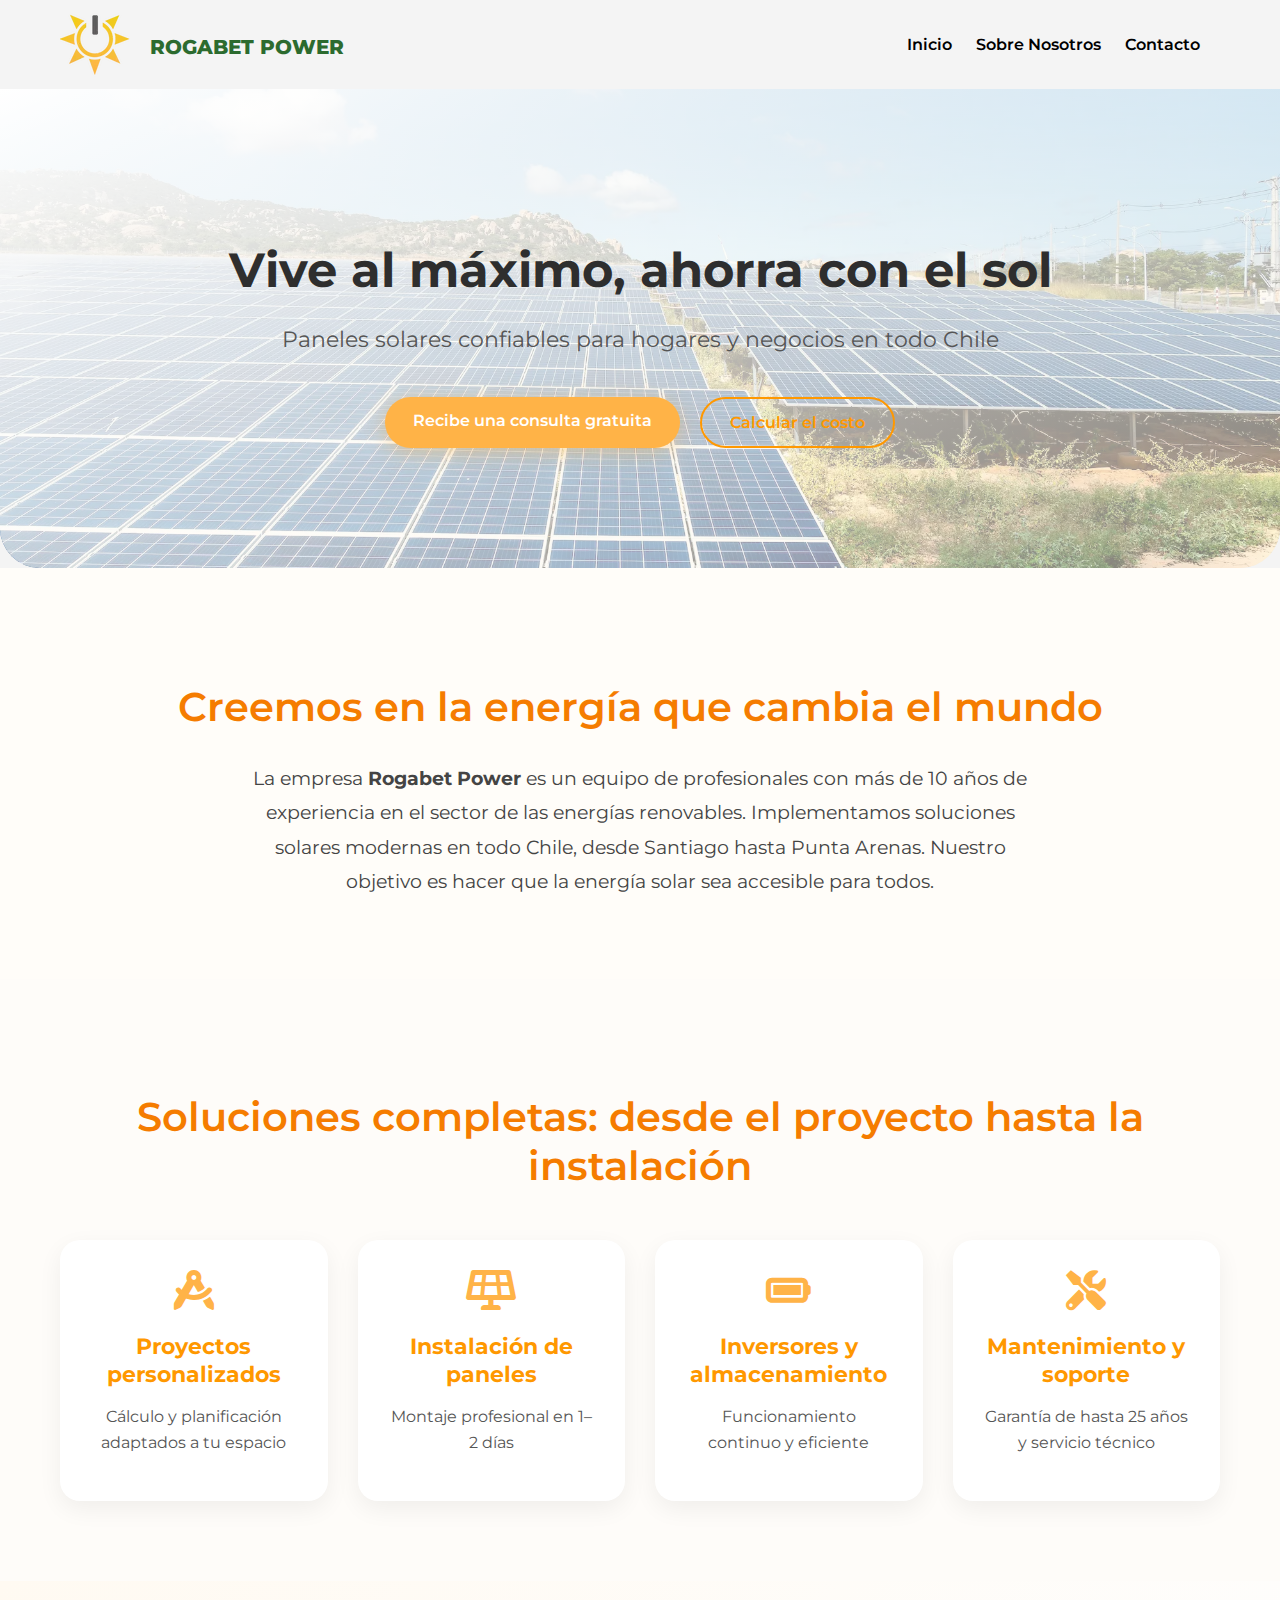
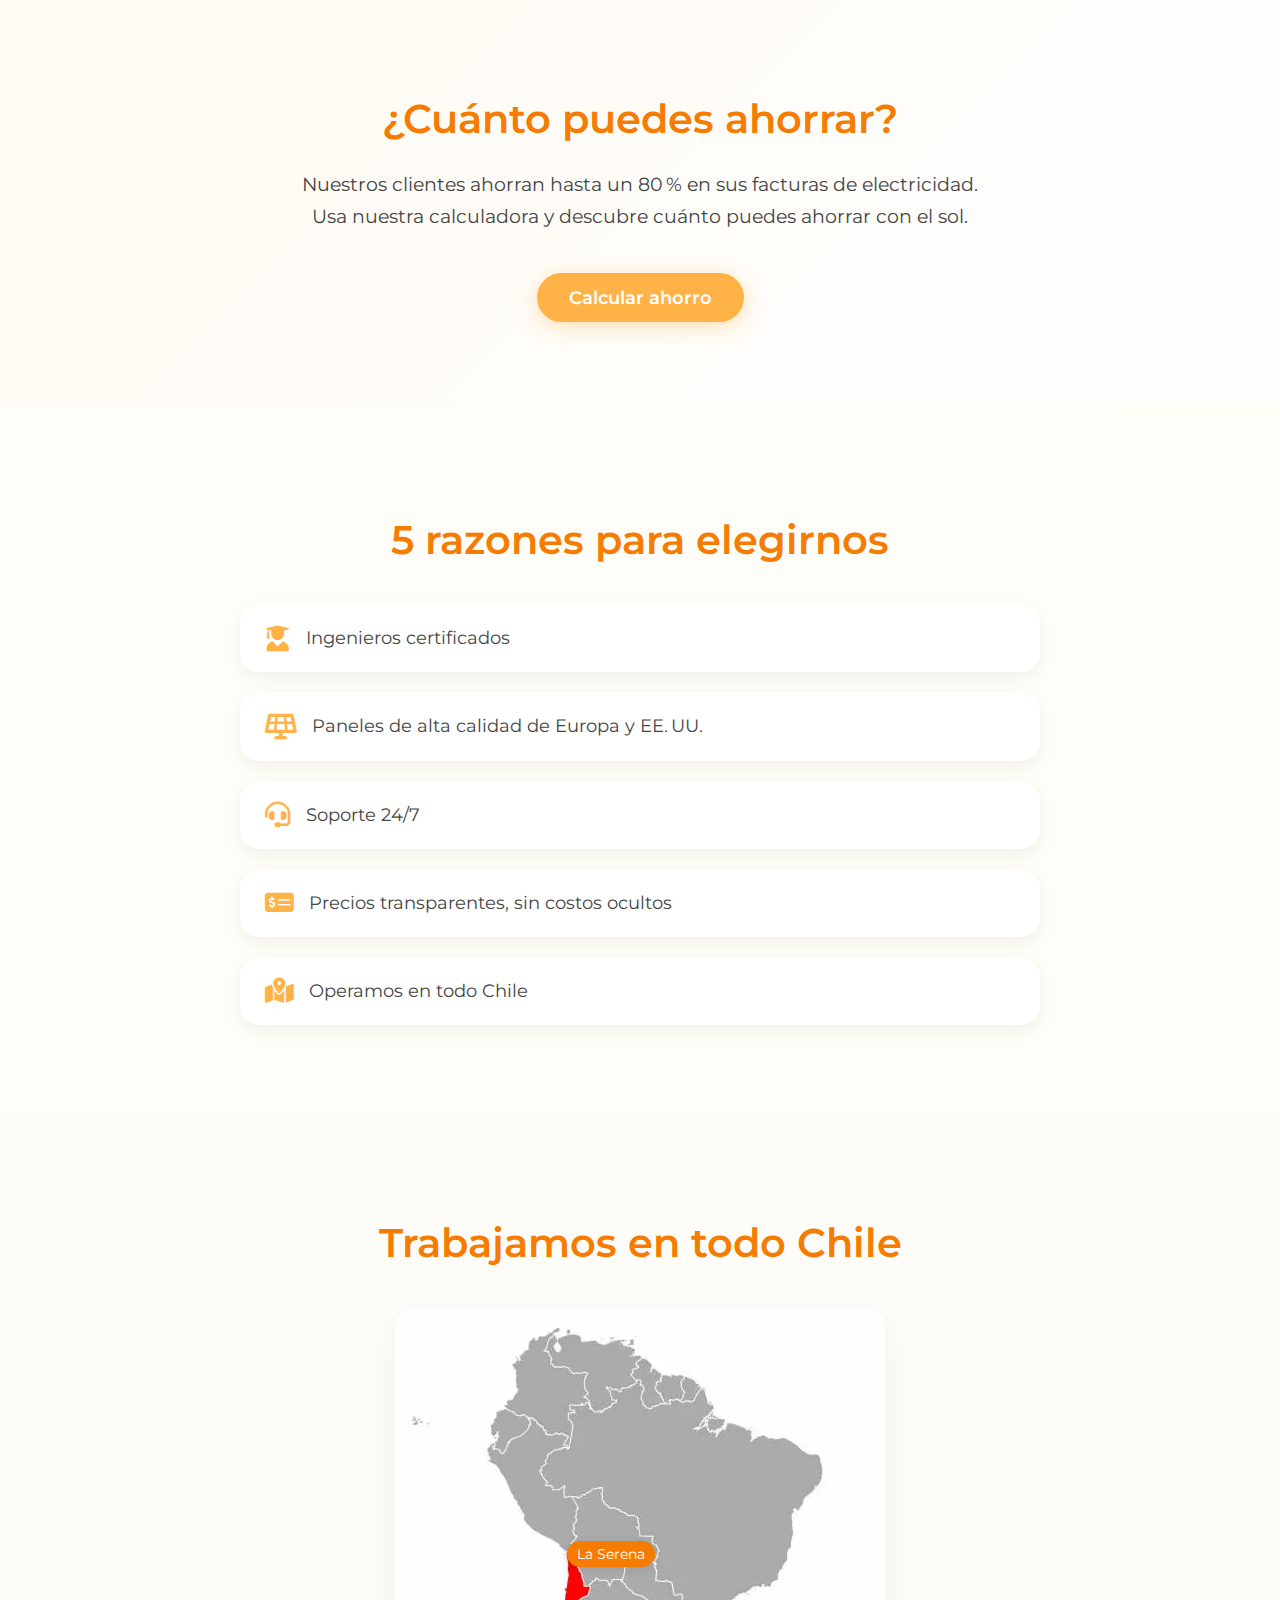
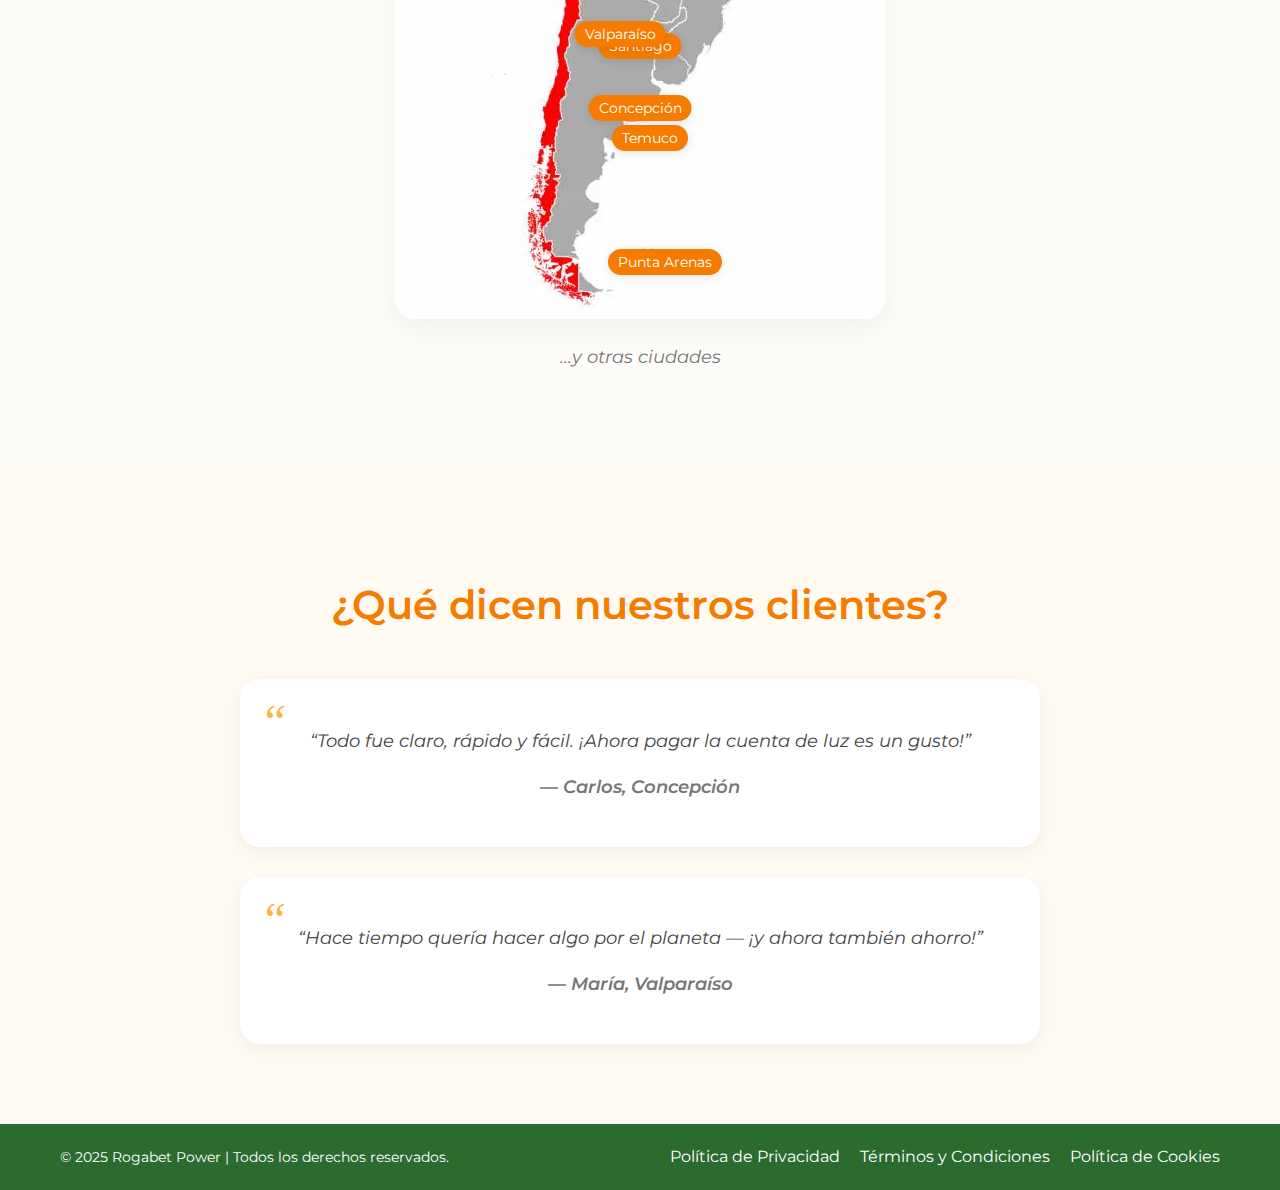
<file: index.html>
<!DOCTYPE html>
<html lang="es">
<head>
  <meta charset="UTF-8" />
  <meta name="viewport" content="width=device-width, initial-scale=1.0" />
  <meta
    name="description"
    content="Rogabet Power en Chile: soluciones solares sostenibles. Descubre cómo nuestras instalaciones de paneles solares ayudan al medio ambiente y reducen costos de energía."
  />
  <meta
    name="keywords"
    content="paneles solares, energía solar, energía renovable, sustentabilidad, Rogabet Power, Chile, energía limpia, instalación de paneles solares, energía ecológica, eficiencia energética"
  />
  <meta name="author" content="Rogabet Power" />
  <title>Rogabet Power - Energía Solar y Sustentabilidad en Chile</title>
  <link rel="stylesheet" href="styles.css" />
  <link rel="shortcut icon" href="./img/fav.webp" type="image/x-icon" />
  <link
    rel="stylesheet"
    href="https://cdnjs.cloudflare.com/ajax/libs/font-awesome/6.0.0-beta3/css/all.min.css"
  />
</head>


  <body>
    <header>
      <div class="container">
        <div class="container-header">
          <div class="logo">
            <a href="/">
              <img src="../img/logo.webp" alt="Logo" class="logo" />
              <p>Rogabet Power</p>
            </a>
          </div>
          <nav>
            <ul>
              <li><a href="/">Inicio</a></li>
              <li><a href="./about-us/">Sobre Nosotros</a></li>
              <li><a href="contact.html">Contacto</a></li>
            </ul>
          </nav>
        </div>
      </div>
    </header>
    <main>
      <section class="hero">
        <div class="overlay"></div>
        <div class="container">
          <h1>Vive al máximo, ahorra con el sol</h1>
          <p class="subtitle">
            Paneles solares confiables para hogares y negocios en todo Chile
          </p>
          <div class="hero-buttons">
            <a href="./contact.html" class="btn primary"
              >Recibe una consulta gratuita</a
            >
            <a href="./contact.html" class="btn secondary">Calcular el costo</a>
          </div>
        </div>
      </section>

      <section class="about">
        <div class="container">
          <h2>Creemos en la energía que cambia el mundo</h2>
          <p>
            La empresa <strong>Rogabet Power</strong> es un equipo de
            profesionales con más de 10 años de experiencia en el sector de las
            energías renovables. Implementamos soluciones solares modernas en
            todo Chile, desde Santiago hasta Punta Arenas. Nuestro objetivo es
            hacer que la energía solar sea accesible para todos.
          </p>
        </div>
      </section>

      <section class="services">
        <div class="container">
          <h2>Soluciones completas: desde el proyecto hasta la instalación</h2>
          <div class="service-cards">
            <div class="card">
              <i class="fas fa-drafting-compass"></i>
              <h3>Proyectos personalizados</h3>
              <p>Cálculo y planificación adaptados a tu espacio</p>
            </div>
            <div class="card">
              <i class="fas fa-solar-panel"></i>
              <h3>Instalación de paneles</h3>
              <p>Montaje profesional en 1–2 días</p>
            </div>
            <div class="card">
              <i class="fas fa-battery-full"></i>
              <h3>Inversores y almacenamiento</h3>
              <p>Funcionamiento continuo y eficiente</p>
            </div>
            <div class="card">
              <i class="fas fa-tools"></i>
              <h3>Mantenimiento y soporte</h3>
              <p>Garantía de hasta 25 años y servicio técnico</p>
            </div>
          </div>
        </div>
      </section>

      <section class="savings">
        <div class="container">
          <h2>¿Cuánto puedes ahorrar?</h2>
          <p class="savings-text">
            Nuestros clientes ahorran hasta un 80 % en sus facturas de
            electricidad.<br />
            Usa nuestra calculadora y descubre cuánto puedes ahorrar con el sol.
          </p>
          <a href="#" class="btn primary">Calcular ahorro</a>
        </div>
      </section>
      <section class="why-us">
        <div class="container">
          <h2>5 razones para elegirnos</h2>
          <ul class="reasons-list">
            <li>
              <i class="fas fa-user-graduate"></i> Ingenieros certificados
            </li>
            <li>
              <i class="fas fa-solar-panel"></i> Paneles de alta calidad de
              Europa y EE. UU.
            </li>
            <li><i class="fas fa-headset"></i> Soporte 24/7</li>
            <li>
              <i class="fas fa-money-check-alt"></i> Precios transparentes, sin
              costos ocultos
            </li>
            <li>
              <i class="fas fa-map-marked-alt"></i> Operamos en todo Chile
            </li>
          </ul>
        </div>
      </section>

      <section class="map-section">
        <div class="container">
          <h2>Trabajamos en todo Chile</h2>
          <div class="map-wrapper">
            <img src="./img/map.webp" alt="Mapa de Chile" class="map-img" />

            <!-- Маркери -->
            <div class="marker santiago">Santiago</div>
            <div class="marker valparaiso">Valparaíso</div>
            <div class="marker la-serena">La Serena</div>
            <div class="marker temuco">Temuco</div>
            <div class="marker concepcion">Concepción</div>
            <div class="marker punta-arenas">Punta Arenas</div>
          </div>
          <p class="map-note">...y otras ciudades</p>
        </div>
      </section>

      <section class="testimonials">
        <div class="container">
          <h2>¿Qué dicen nuestros clientes?</h2>
          <div class="testimonial-cards">
            <div class="testimonial">
              <p class="quote">
                “Todo fue claro, rápido y fácil. ¡Ahora pagar la cuenta de luz
                es un gusto!”
              </p>
              <p class="author">— Carlos, Concepción</p>
            </div>
            <div class="testimonial">
              <p class="quote">
                “Hace tiempo quería hacer algo por el planeta — ¡y ahora también
                ahorro!”
              </p>
              <p class="author">— María, Valparaíso</p>
            </div>
          </div>
        </div>
      </section>
    </main>

    <footer>
      <div class="container">
        <div class="footer-content">
          <p>
            &copy; 2025 Rogabet Power | Todos los derechos reservados.
          </p>
          <ul class="footer-menu">
            <li><a href="/privacy.html">Política de Privacidad</a></li>
            <li><a href="/terms.html">Términos y Condiciones</a></li>
            <li><a href="/cookies.html">Política de Cookies</a></li>
          </ul>
        </div>
      </div>
    </footer>
    <div class="cookie-consent">
      <div class="cookie-content">
        <p>
          Utilizamos cookies para mejorar tu experiencia en nuestro sitio web.
          Al continuar navegando, aceptas el uso de cookies según nuestra
          <a href="/privacy.html">Política de Cookies</a>.
        </p>
        <div class="cookie-buttons">
          <button class="cookie-accept">Aceptar</button>
          <button class="cookie-decline">Rechazar</button>
        </div>
      </div>
    </div>
    <script src="cookies.js"></script>
  </body>
</html>
</file>
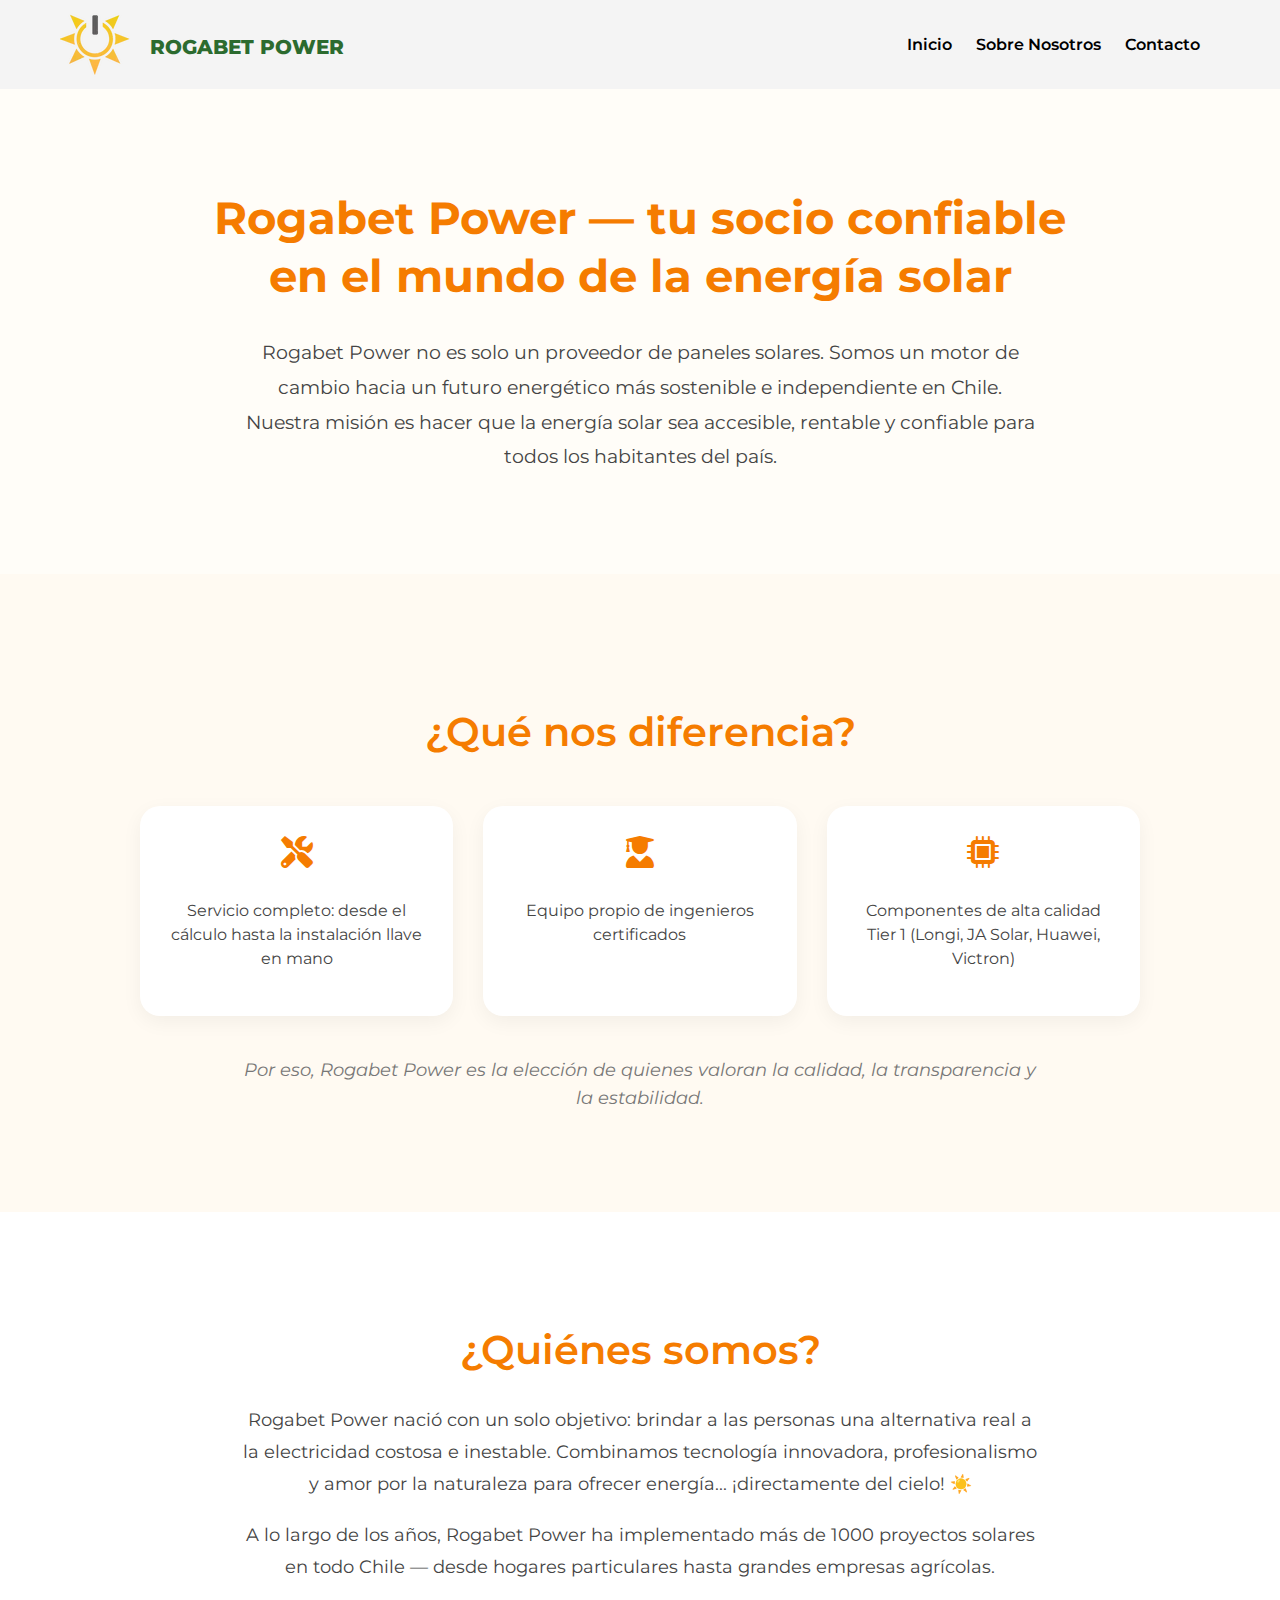
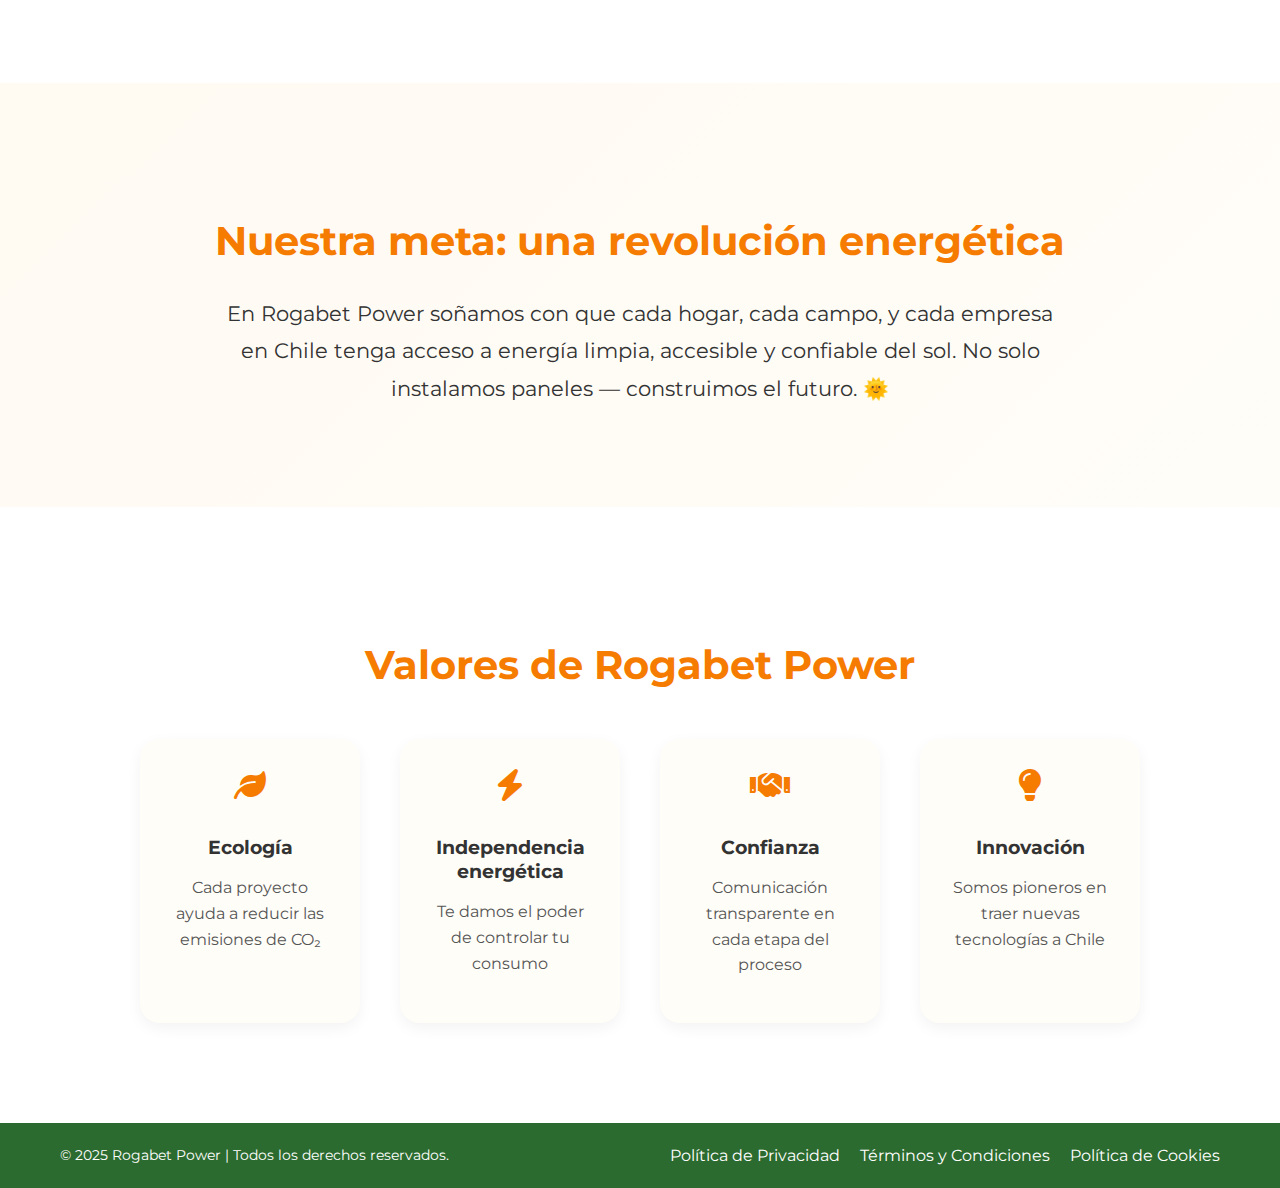
<file: about-us/index.html>
<!DOCTYPE html>
<html lang="es">
<head>
  <meta charset="UTF-8" />
  <meta name="viewport" content="width=device-width, initial-scale=1.0" />
  <meta
    name="description"
    content="Descubre la historia de Rogabet Power y nuestro compromiso con la energía solar sostenible, la innovación y el desarrollo ecológico en Chile."
  />
  <meta
    name="keywords"
    content="sobre nosotros, Rogabet Power, energía solar, sostenibilidad, empresa ecológica, historia, Chile, energía renovable, misión, visión"
  />
  <title>Sobre Nosotros | Rogabet Power - Energía Renovable en Chile</title>
  <link rel="stylesheet" href="../styles.css" />
  <link rel="shortcut icon" href="../img/fav.webp" type="image/x-icon" />
  <link
    rel="stylesheet"
    href="https://cdnjs.cloudflare.com/ajax/libs/font-awesome/6.0.0-beta3/css/all.min.css"
  />
</head>

  <body>
    <header>
      <div class="container">
        <div class="container-header">
          <div class="logo">
            <a href="/">
              <img src="../img/logo.webp" alt="Logo" class="logo" />
              <p>Rogabet Power</p>
            </a>
          </div>
          <nav>
            <ul>
              <li><a href="/">Inicio</a></li>
              <li><a href="../about-us/">Sobre Nosotros</a></li>
              <li><a href="../contact.html">Contacto</a></li>
            </ul>
          </nav>
        </div>
      </div>
    </header>
    <main>
      <section class="about-us">
        <div class="container">
          <h1>
            Rogabet Power — tu socio confiable en el mundo de la energía solar
          </h1>
          <p class="about-text">
            Rogabet Power no es solo un proveedor de paneles solares. Somos un
            motor de cambio hacia un futuro energético más sostenible e
            independiente en Chile. Nuestra misión es hacer que la energía solar
            sea accesible, rentable y confiable para todos los habitantes del
            país.
          </p>
        </div>
      </section>

      <section class="differentiators">
        <div class="container">
          <h2>¿Qué nos diferencia?</h2>
          <div class="features-grid">
            <div class="feature">
              <i class="fa-solid fa-screwdriver-wrench"></i>
              <p>
                Servicio completo: desde el cálculo hasta la instalación llave
                en mano
              </p>
            </div>
            <div class="feature">
              <i class="fa-solid fa-user-graduate"></i>
              <p>Equipo propio de ingenieros certificados</p>
            </div>
            <div class="feature">
              <i class="fa-solid fa-microchip"></i>
              <p>
                Componentes de alta calidad Tier 1 (Longi, JA Solar, Huawei,
                Victron)
              </p>
            </div>
          </div>
          <p class="trust-note">
            Por eso, Rogabet Power es la elección de quienes valoran la calidad,
            la transparencia y la estabilidad.
          </p>
        </div>
      </section>
      <section class="who-we-are">
        <div class="container">
          <h2>¿Quiénes somos?</h2>
          <p class="who-text">
            Rogabet Power nació con un solo objetivo: brindar a las personas una
            alternativa real a la electricidad costosa e inestable. Combinamos
            tecnología innovadora, profesionalismo y amor por la naturaleza para
            ofrecer energía... ¡directamente del cielo! ☀️
          </p>
          <p class="who-text">
            A lo largo de los años, Rogabet Power ha implementado más de 1000
            proyectos solares en todo Chile — desde hogares particulares hasta
            grandes empresas agrícolas.
          </p>
        </div>
      </section>

      <section class="vision">
        <div class="container">
          <h2>Nuestra meta: una revolución energética</h2>
          <p class="vision-text">
            En Rogabet Power soñamos con que cada hogar, cada campo, y cada
            empresa en Chile tenga acceso a energía limpia, accesible y
            confiable del sol. No solo instalamos paneles — construimos el
            futuro. 🌞
          </p>
        </div>
      </section>

      <section class="values">
        <div class="container">
          <h2>Valores de Rogabet Power</h2>
          <div class="values-grid">
            <div class="value-card">
              <i class="fa-solid fa-leaf"></i>
              <h3>Ecología</h3>
              <p>Cada proyecto ayuda a reducir las emisiones de CO₂</p>
            </div>
            <div class="value-card">
              <i class="fa-solid fa-bolt"></i>
              <h3>Independencia energética</h3>
              <p>Te damos el poder de controlar tu consumo</p>
            </div>
            <div class="value-card">
              <i class="fa-solid fa-handshake"></i>
              <h3>Confianza</h3>
              <p>Comunicación transparente en cada etapa del proceso</p>
            </div>
            <div class="value-card">
              <i class="fa-solid fa-lightbulb"></i>
              <h3>Innovación</h3>
              <p>Somos pioneros en traer nuevas tecnologías a Chile</p>
            </div>
          </div>
        </div>
      </section>
    </main>
    <footer>
      <div class="container">
        <div class="footer-content">
          <p>&copy; 2025 Rogabet Power | Todos los derechos reservados.</p>
          <ul class="footer-menu">
            <li><a href="/privacy.html">Política de Privacidad</a></li>
            <li><a href="/terms.html">Términos y Condiciones</a></li>
            <li><a href="/cookies.html">Política de Cookies</a></li>
          </ul>
        </div>
      </div>
    </footer>
  </body>
</html>
</file>
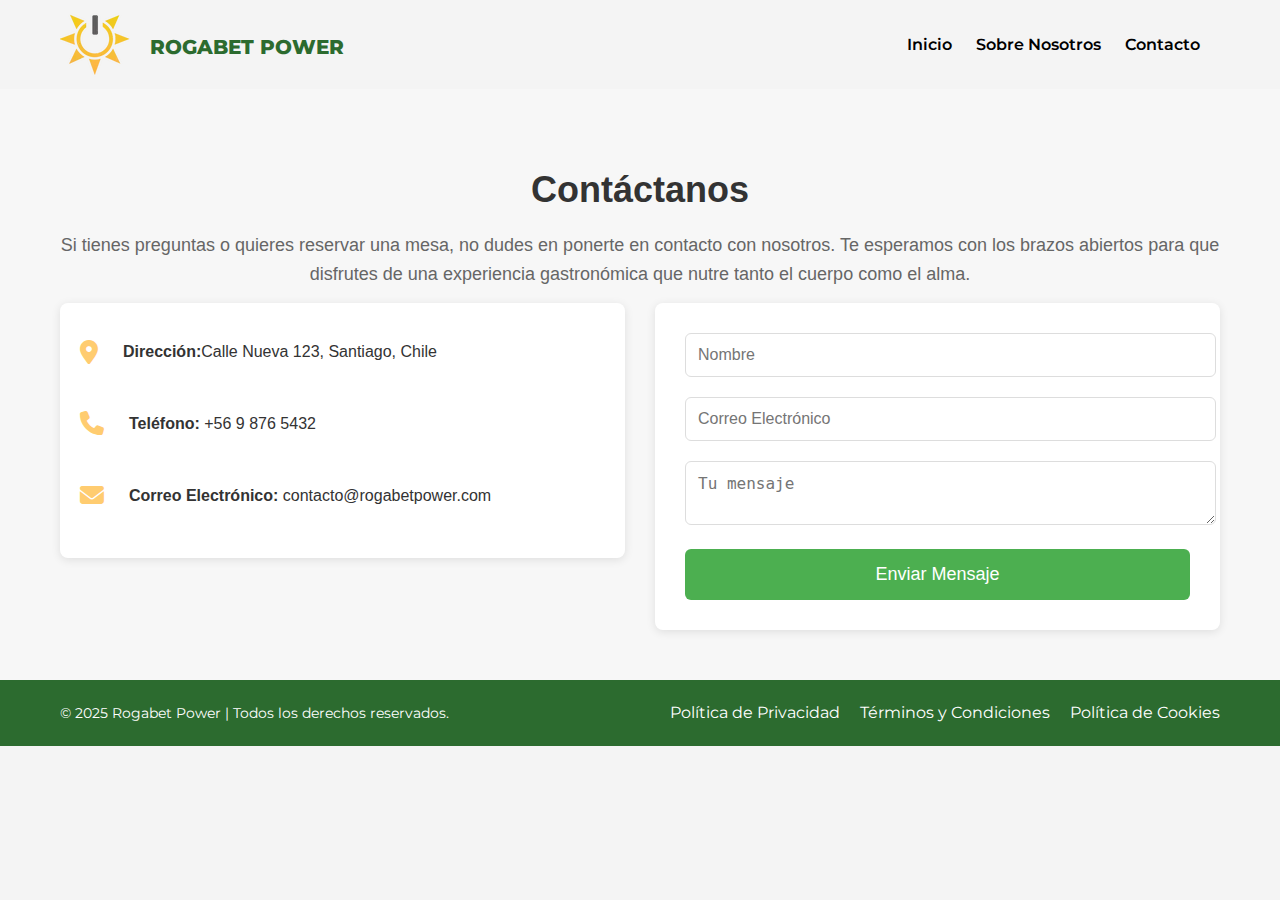
<file: contact.html>
<!DOCTYPE html>
<html lang="es">
<head>
  <meta charset="UTF-8" />
  <meta name="viewport" content="width=device-width, initial-scale=1.0" />
  <meta
    name="description"
    content="¿Tienes dudas sobre energía solar? Contacta con Rogabet Power en Chile. Encuentra nuestra dirección, teléfono, correo y redes sociales."
  />
  <meta
    name="keywords"
    content="contacto Rogabet Power, energía solar Chile, paneles solares, contacto energía renovable, dirección, teléfono, correo, asesoría solar"
  />
  <title>Contacto | Rogabet Power - Energía Solar en Chile</title>
  <link rel="stylesheet" href="styles.css" />
  <link rel="shortcut icon" href="./img/fav.webp" type="image/x-icon" />
  <!-- FontAwesome CDN -->
  <link
    rel="stylesheet"
    href="https://cdnjs.cloudflare.com/ajax/libs/font-awesome/6.4.2/css/all.min.css"
  />
</head>

  <body>
    <header>
      <div class="container">
        <div class="container-header">
          <div class="logo">
            <a href="/">
              <img src="../img/logo.webp" alt="Logo" class="logo" />
              <p>Rogabet Power</p>
            </a>
          </div>
          <nav>
            <ul>
              <li><a href="/">Inicio</a></li>
              <li><a href="./about-us/">Sobre Nosotros</a></li>
              <li><a href="contact.html">Contacto</a></li>
            </ul>
          </nav>
        </div>
      </div>
    </header>

    <section class="contact">
      <div class="container">
        <h2>Contáctanos</h2>
        <p>
          Si tienes preguntas o quieres reservar una mesa, no dudes en ponerte
          en contacto con nosotros. Te esperamos con los brazos abiertos para
          que disfrutes de una experiencia gastronómica que nutre tanto el
          cuerpo como el alma.
        </p>
        <div class="container-contact">
          <div class="contact-text">
            <div class="contact-info">
              <div class="info-item">
                <i class="fas fa-map-marker-alt"></i>
                <p>
                  <strong>Dirección:</strong>Calle Nueva 123, Santiago, Chile
                </p>
              </div>

              <div class="info-item">
                <i class="fas fa-phone"></i>
                <p><strong>Teléfono:</strong> +56 9 876 5432</p>
              </div>

              <div class="info-item">
                <i class="fas fa-envelope"></i>
                <p>
                  <strong>Correo Electrónico:</strong>
                  contacto@rogabetpower.com
                </p>
              </div>
            </div>
          </div>
          <div class="form">
            <!-- FORMULARIO DE CONTACTO -->
            <form class="contact-form">
              <input type="text" placeholder="Nombre" required />
              <input type="email" placeholder="Correo Electrónico" required />
              <textarea placeholder="Tu mensaje" required></textarea>
              <button type="submit">Enviar Mensaje</button>
            </form>
          </div>
        </div>
      </div>
    </section>

    <!-- <div class="cookie-consent">
      <div class="cookie-content">
        <p>
          Utilizamos cookies para mejorar tu experiencia en nuestro sitio web.
          Al continuar navegando, aceptas el uso de cookies según nuestra
          <a href="/politica-de-cookies">Política de Cookies</a>.
        </p>
        <div class="cookie-buttons">
          <button class="cookie-accept">Aceptar</button>
          <button class="cookie-decline">Rechazar</button>
        </div>
      </div>
    </div> -->

    <footer>
      <div class="container">
        <div class="footer-content">
          <p>&copy; 2025 Rogabet Power | Todos los derechos reservados.</p>
          <ul class="footer-menu">
            <li><a href="/privacy.html">Política de Privacidad</a></li>
            <li><a href="/terms.html">Términos y Condiciones</a></li>
            <li><a href="/cookies.html">Política de Cookies</a></li>
          </ul>
        </div>
      </div>
    </footer>
  </body>
</html>
</file>
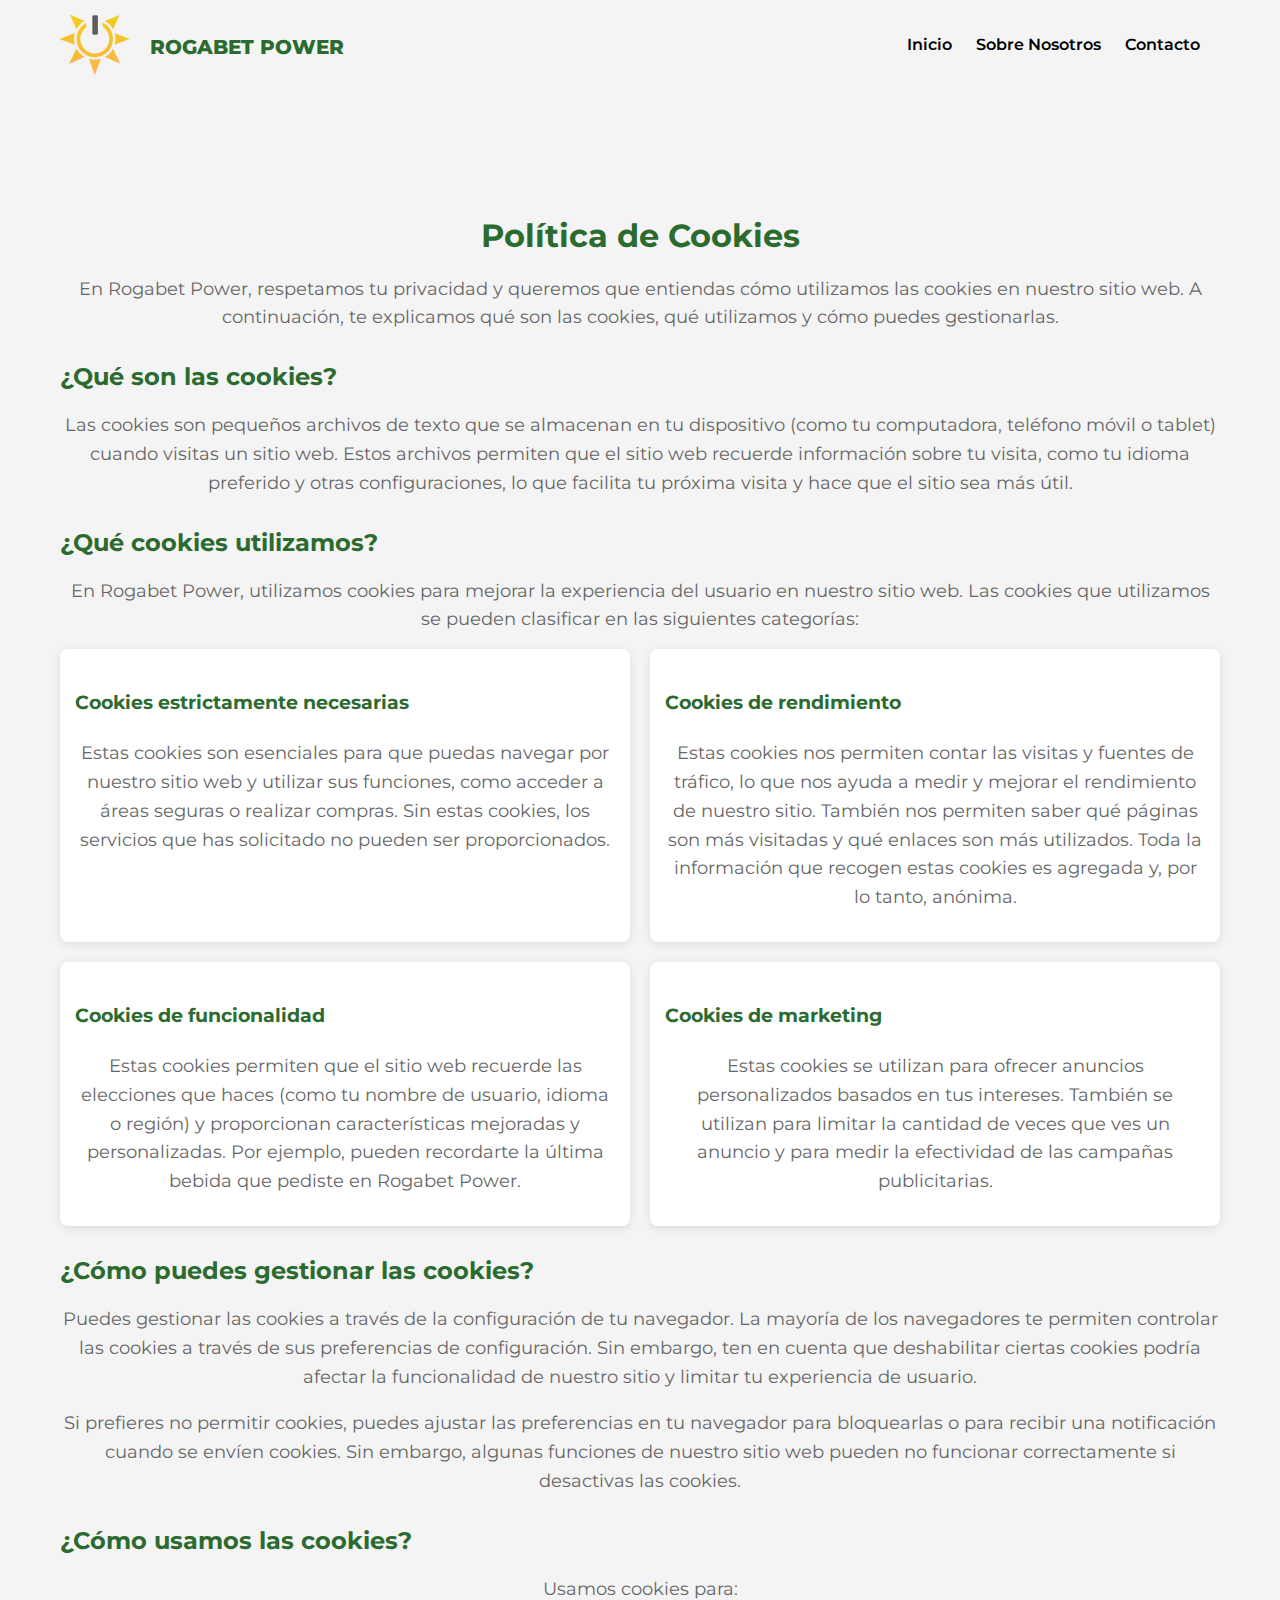
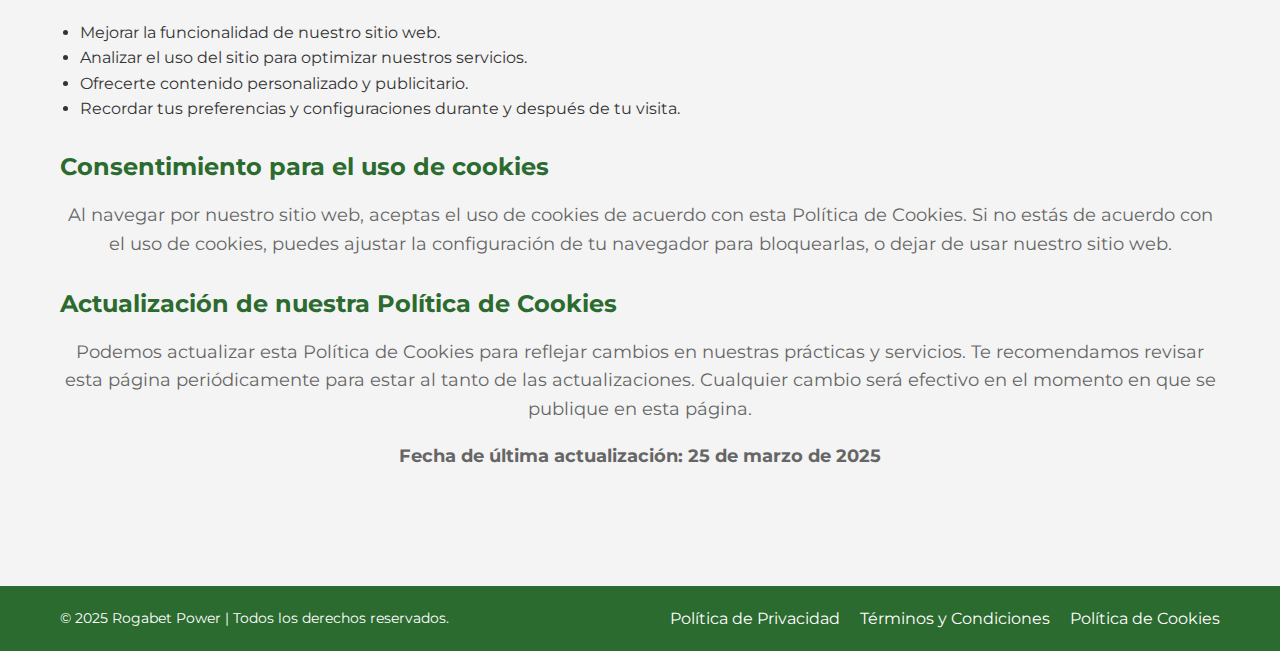
<file: cookies.html>
<!DOCTYPE html>
<html lang="es">
  <head>
    <meta charset="UTF-8" />
    <meta name="viewport" content="width=device-width, initial-scale=1.0" />
    <meta
      name="description"
      content="Rogabet Power en Chile. Ven y disfruta de un ambiente relajado, café delicioso y experiencias únicas."
    />
    <meta
      name="keywords"
      content="café, lounge, Jugabet, Chile, café de calidad, relax, comida, bebidas"
    />
    <meta name="author" content="Rogabet Power" />
    <title>Rogabet Power - Café y Relax en Chile</title>
    <link rel="stylesheet" href="styles.css" />
    <link rel="shortcut icon" href="./img/fav.webp" type="image/x-icon" />
    <link
      rel="stylesheet"
      href="https://cdnjs.cloudflare.com/ajax/libs/font-awesome/6.0.0-beta3/css/all.min.css"
    />
  </head>
  <body>
    <header>
      <div class="container">
        <div class="container-header">
          <div class="logo">
            <a href="/">
              <img src="../img/logo.webp" alt="Logo" class="logo" />
              <p>Rogabet Power</p>
            </a>
          </div>
          <nav>
            <ul>
              <li><a href="/">Inicio</a></li>
              <li><a href="./about-us/">Sobre Nosotros</a></li>
              <li><a href="contact.html">Contacto</a></li>
            </ul>
          </nav>
        </div>
      </div>
    </header>

    <section class="cookies-policy">
      <div class="container">
        <h2 class="section-title">Política de Cookies</h2>
        <p class="intro-text">
          En Rogabet Power, respetamos tu privacidad y queremos que
          entiendas cómo utilizamos las cookies en nuestro sitio web. A
          continuación, te explicamos qué son las cookies, qué utilizamos y cómo
          puedes gestionarlas.
        </p>

        <h3 class="subsection-title">¿Qué son las cookies?</h3>
        <p>
          Las cookies son pequeños archivos de texto que se almacenan en tu
          dispositivo (como tu computadora, teléfono móvil o tablet) cuando
          visitas un sitio web. Estos archivos permiten que el sitio web
          recuerde información sobre tu visita, como tu idioma preferido y otras
          configuraciones, lo que facilita tu próxima visita y hace que el sitio
          sea más útil.
        </p>

        <h3 class="subsection-title">¿Qué cookies utilizamos?</h3>
        <p>
          En Rogabet Power, utilizamos cookies para mejorar la experiencia
          del usuario en nuestro sitio web. Las cookies que utilizamos se pueden
          clasificar en las siguientes categorías:
        </p>

        <div class="cookies-categories">
          <div class="category-item">
            <h4>Cookies estrictamente necesarias</h4>
            <p>
              Estas cookies son esenciales para que puedas navegar por nuestro
              sitio web y utilizar sus funciones, como acceder a áreas seguras o
              realizar compras. Sin estas cookies, los servicios que has
              solicitado no pueden ser proporcionados.
            </p>
          </div>
          <div class="category-item">
            <h4>Cookies de rendimiento</h4>
            <p>
              Estas cookies nos permiten contar las visitas y fuentes de
              tráfico, lo que nos ayuda a medir y mejorar el rendimiento de
              nuestro sitio. También nos permiten saber qué páginas son más
              visitadas y qué enlaces son más utilizados. Toda la información
              que recogen estas cookies es agregada y, por lo tanto, anónima.
            </p>
          </div>
          <div class="category-item">
            <h4>Cookies de funcionalidad</h4>
            <p>
              Estas cookies permiten que el sitio web recuerde las elecciones
              que haces (como tu nombre de usuario, idioma o región) y
              proporcionan características mejoradas y personalizadas. Por
              ejemplo, pueden recordarte la última bebida que pediste en Rogabet Power.
            </p>
          </div>
          <div class="category-item">
            <h4>Cookies de marketing</h4>
            <p>
              Estas cookies se utilizan para ofrecer anuncios personalizados
              basados en tus intereses. También se utilizan para limitar la
              cantidad de veces que ves un anuncio y para medir la efectividad
              de las campañas publicitarias.
            </p>
          </div>
        </div>

        <h3 class="subsection-title">¿Cómo puedes gestionar las cookies?</h3>
        <p>
          Puedes gestionar las cookies a través de la configuración de tu
          navegador. La mayoría de los navegadores te permiten controlar las
          cookies a través de sus preferencias de configuración. Sin embargo,
          ten en cuenta que deshabilitar ciertas cookies podría afectar la
          funcionalidad de nuestro sitio y limitar tu experiencia de usuario.
        </p>
        <p>
          Si prefieres no permitir cookies, puedes ajustar las preferencias en
          tu navegador para bloquearlas o para recibir una notificación cuando
          se envíen cookies. Sin embargo, algunas funciones de nuestro sitio web
          pueden no funcionar correctamente si desactivas las cookies.
        </p>

        <h3 class="subsection-title">¿Cómo usamos las cookies?</h3>
        <p>Usamos cookies para:</p>
        <ul>
          <li>Mejorar la funcionalidad de nuestro sitio web.</li>
          <li>Analizar el uso del sitio para optimizar nuestros servicios.</li>
          <li>Ofrecerte contenido personalizado y publicitario.</li>
          <li>
            Recordar tus preferencias y configuraciones durante y después de tu
            visita.
          </li>
        </ul>

        <h3 class="subsection-title">Consentimiento para el uso de cookies</h3>
        <p>
          Al navegar por nuestro sitio web, aceptas el uso de cookies de acuerdo
          con esta Política de Cookies. Si no estás de acuerdo con el uso de
          cookies, puedes ajustar la configuración de tu navegador para
          bloquearlas, o dejar de usar nuestro sitio web.
        </p>

        <h3 class="subsection-title">
          Actualización de nuestra Política de Cookies
        </h3>
        <p>
          Podemos actualizar esta Política de Cookies para reflejar cambios en
          nuestras prácticas y servicios. Te recomendamos revisar esta página
          periódicamente para estar al tanto de las actualizaciones. Cualquier
          cambio será efectivo en el momento en que se publique en esta página.
        </p>

        <p>
          <strong>Fecha de última actualización: 25 de marzo de 2025</strong>
        </p>
      </div>
    </section>

    <footer>
      <div class="container">
        <div class="footer-content">
          <p>
            &copy; 2025 Rogabet Power | Todos los derechos reservados.
          </p>
          <ul class="footer-menu">
            <li><a href="/privacy.html">Política de Privacidad</a></li>
            <li><a href="/terms.html">Términos y Condiciones</a></li>
            <li><a href="/cookies.html">Política de Cookies</a></li>
          </ul>
        </div>
      </div>
    </footer>
  </body>
</html>
</file>
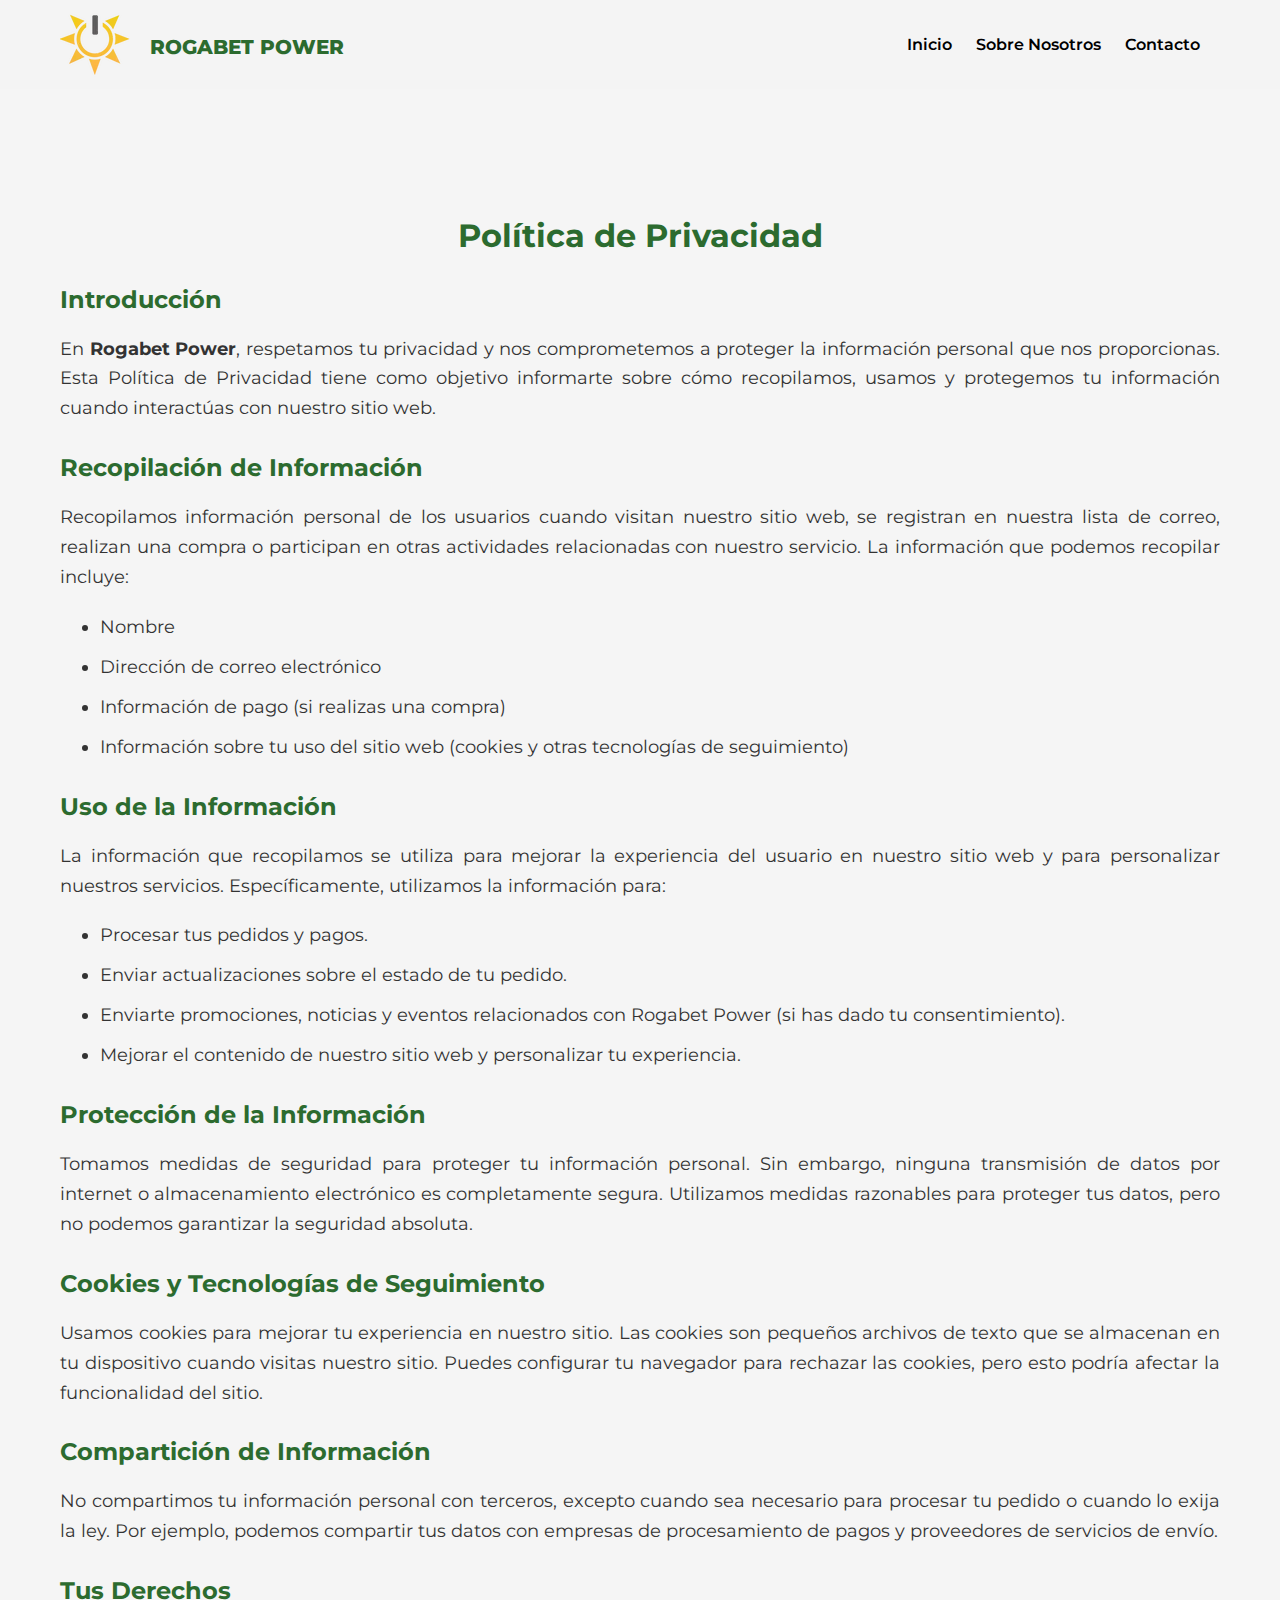
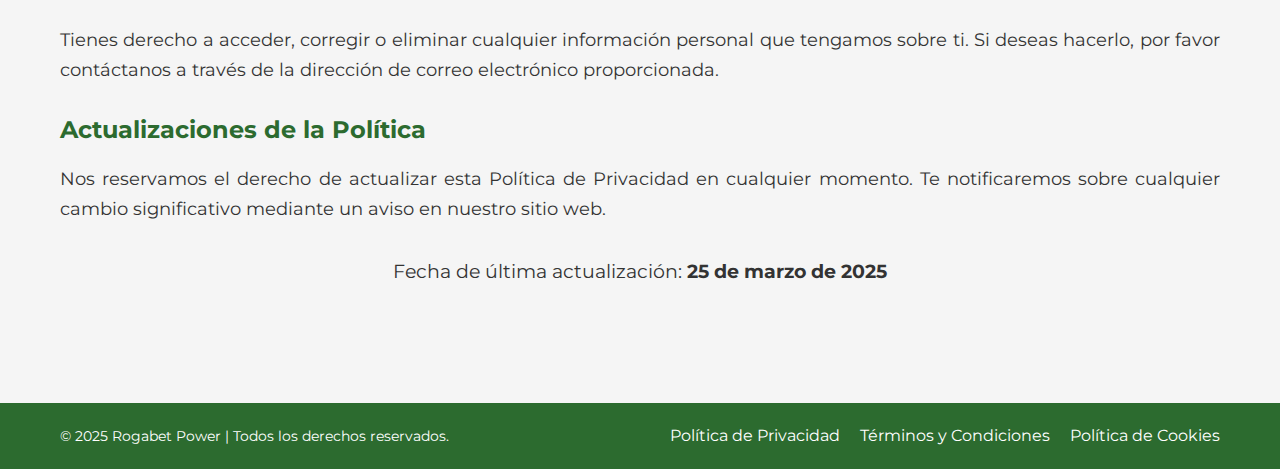
<file: privacy.html>
<!DOCTYPE html>
<html lang="es">
  <head>
    <meta charset="UTF-8" />
    <meta name="viewport" content="width=device-width, initial-scale=1.0" />
    <meta
      name="description"
      content="Rogabet Power en Chile. Ven y disfruta de un ambiente relajado, café delicioso y experiencias únicas."
    />
    <meta
      name="keywords"
      content="café, lounge, Jugabet, Chile, café de calidad, relax, comida, bebidas"
    />
    <meta name="author" content="Rogabet Power" />
    <title>Rogabet Power - Café y Relax en Chile</title>
    <link rel="stylesheet" href="styles.css" />
    <link rel="shortcut icon" href="./img/fav.webp" type="image/x-icon" />
    <link
      rel="stylesheet"
      href="https://cdnjs.cloudflare.com/ajax/libs/font-awesome/6.0.0-beta3/css/all.min.css"
    />
  </head>
  <body>
    <header>
      <div class="container">
        <div class="container-header">
          <div class="logo">
            <a href="/">
              <img src="../img/logo.webp" alt="Logo" class="logo" />
              <p>Rogabet Power</p>
            </a>
          </div>
          <nav>
            <ul>
              <li><a href="/">Inicio</a></li>
              <li><a href="./about-us/">Sobre Nosotros</a></li>
              <li><a href="contact.html">Contacto</a></li>
            </ul>
          </nav>
        </div>
      </div>
    </header>

    <section class="privacy-policy">
      <div class="container">
        <h2 class="section-title">Política de Privacidad</h2>

        <h3 class="subsection-title">Introducción</h3>
        <p class="paragraph">
          En <strong>Rogabet Power</strong>, respetamos tu privacidad y
          nos comprometemos a proteger la información personal que nos
          proporcionas. Esta Política de Privacidad tiene como objetivo
          informarte sobre cómo recopilamos, usamos y protegemos tu información
          cuando interactúas con nuestro sitio web.
        </p>

        <h3 class="subsection-title">Recopilación de Información</h3>
        <p class="paragraph">
          Recopilamos información personal de los usuarios cuando visitan
          nuestro sitio web, se registran en nuestra lista de correo, realizan
          una compra o participan en otras actividades relacionadas con nuestro
          servicio. La información que podemos recopilar incluye:
        </p>
        <ul class="privacy-list">
          <li>Nombre</li>
          <li>Dirección de correo electrónico</li>
          <li>Información de pago (si realizas una compra)</li>
          <li>
            Información sobre tu uso del sitio web (cookies y otras tecnologías
            de seguimiento)
          </li>
        </ul>

        <h3 class="subsection-title">Uso de la Información</h3>
        <p class="paragraph">
          La información que recopilamos se utiliza para mejorar la experiencia
          del usuario en nuestro sitio web y para personalizar nuestros
          servicios. Específicamente, utilizamos la información para:
        </p>
        <ul class="privacy-list">
          <li>Procesar tus pedidos y pagos.</li>
          <li>Enviar actualizaciones sobre el estado de tu pedido.</li>
          <li>
            Enviarte promociones, noticias y eventos relacionados con Rogabet Power (si has dado tu consentimiento).
          </li>
          <li>
            Mejorar el contenido de nuestro sitio web y personalizar tu
            experiencia.
          </li>
        </ul>

        <h3 class="subsection-title">Protección de la Información</h3>
        <p class="paragraph">
          Tomamos medidas de seguridad para proteger tu información personal.
          Sin embargo, ninguna transmisión de datos por internet o
          almacenamiento electrónico es completamente segura. Utilizamos medidas
          razonables para proteger tus datos, pero no podemos garantizar la
          seguridad absoluta.
        </p>

        <h3 class="subsection-title">Cookies y Tecnologías de Seguimiento</h3>
        <p class="paragraph">
          Usamos cookies para mejorar tu experiencia en nuestro sitio. Las
          cookies son pequeños archivos de texto que se almacenan en tu
          dispositivo cuando visitas nuestro sitio. Puedes configurar tu
          navegador para rechazar las cookies, pero esto podría afectar la
          funcionalidad del sitio.
        </p>

        <h3 class="subsection-title">Compartición de Información</h3>
        <p class="paragraph">
          No compartimos tu información personal con terceros, excepto cuando
          sea necesario para procesar tu pedido o cuando lo exija la ley. Por
          ejemplo, podemos compartir tus datos con empresas de procesamiento de
          pagos y proveedores de servicios de envío.
        </p>

        <h3 class="subsection-title">Tus Derechos</h3>
        <p class="paragraph">
          Tienes derecho a acceder, corregir o eliminar cualquier información
          personal que tengamos sobre ti. Si deseas hacerlo, por favor
          contáctanos a través de la dirección de correo electrónico
          proporcionada.
        </p>

        <h3 class="subsection-title">Actualizaciones de la Política</h3>
        <p class="paragraph">
          Nos reservamos el derecho de actualizar esta Política de Privacidad en
          cualquier momento. Te notificaremos sobre cualquier cambio
          significativo mediante un aviso en nuestro sitio web.
        </p>

        <p class="final-text">
          Fecha de última actualización: <strong>25 de marzo de 2025</strong>
        </p>
      </div>
    </section>

    <footer>
      <div class="container">
        <div class="footer-content">
          <p>
            &copy; 2025 Rogabet Power | Todos los derechos reservados.
          </p>
          <ul class="footer-menu">
            <li><a href="/privacy.html">Política de Privacidad</a></li>
            <li><a href="/terms.html">Términos y Condiciones</a></li>
            <li><a href="/cookies.html">Política de Cookies</a></li>
          </ul>
        </div>
      </div>
    </footer>
  </body>
</html>
</file>
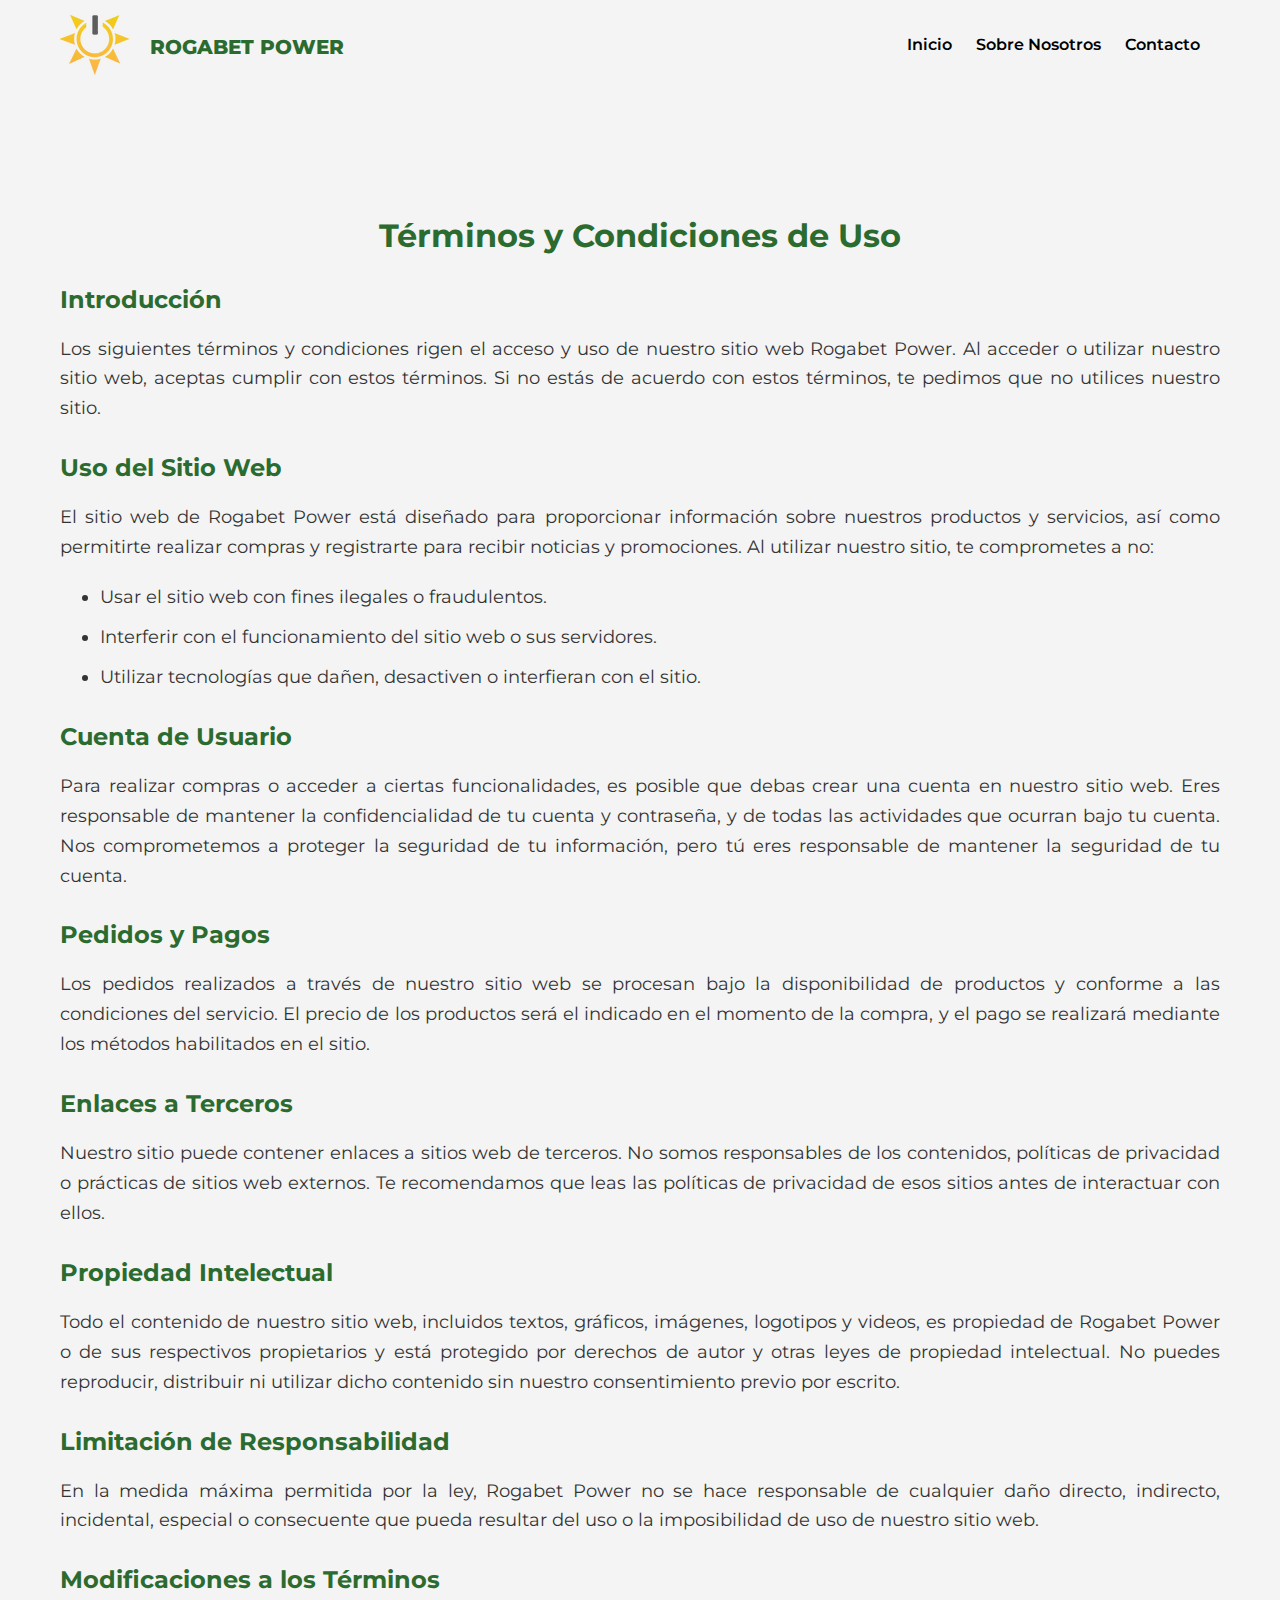
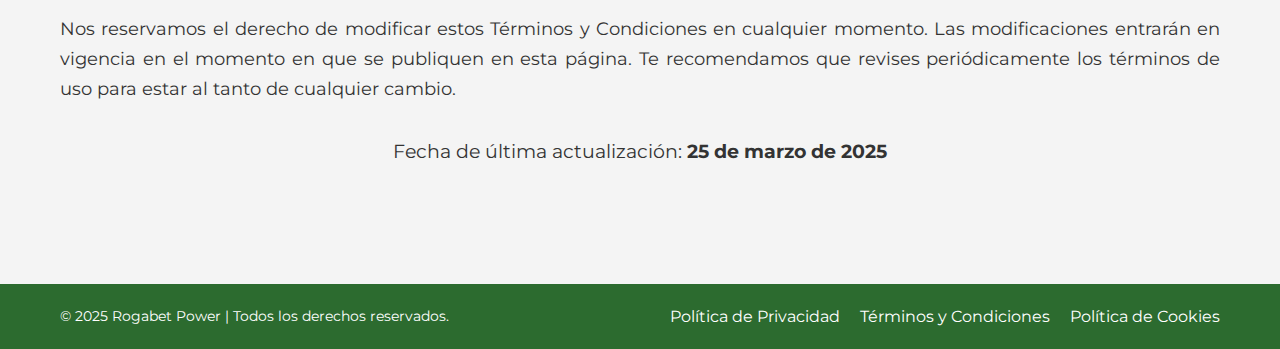
<file: terms.html>
<!DOCTYPE html>
<html lang="es">
  <head>
    <meta charset="UTF-8" />
    <meta name="viewport" content="width=device-width, initial-scale=1.0" />
    <meta
      name="description"
      content="Rogabet Power en Chile. Ven y disfruta de un ambiente relajado, café delicioso y experiencias únicas."
    />
    <meta
      name="keywords"
      content="café, lounge, Jugabet, Chile, café de calidad, relax, comida, bebidas"
    />
    <meta name="author" content="Rogabet Power" />
    <title>Rogabet Power - Café y Relax en Chile</title>
    <link rel="stylesheet" href="styles.css" />
    <link rel="shortcut icon" href="./img/fav.webp" type="image/x-icon" />
    <link
      rel="stylesheet"
      href="https://cdnjs.cloudflare.com/ajax/libs/font-awesome/6.0.0-beta3/css/all.min.css"
    />
  </head>
  <body>
    <header>
      <div class="container">
        <div class="container-header">
          <div class="logo">
            <a href="/">
              <img src="../img/logo.webp" alt="Logo" class="logo" />
              <p>Rogabet Power</p>
            </a>
          </div>
          <nav>
            <ul>
              <li><a href="/">Inicio</a></li>
              <li><a href="./about-us/">Sobre Nosotros</a></li>
              <li><a href="contact.html">Contacto</a></li>
            </ul>
          </nav>
        </div>
      </div>
    </header>

    <section class="terms-conditions">
      <div class="container">
        <h2 class="section-title">Términos y Condiciones de Uso</h2>

        <h3 class="subsection-title">Introducción</h3>
        <p class="paragraph">
          Los siguientes términos y condiciones rigen el acceso y uso de nuestro
          sitio web Rogabet Power. Al acceder o utilizar nuestro sitio web,
          aceptas cumplir con estos términos. Si no estás de acuerdo con estos
          términos, te pedimos que no utilices nuestro sitio.
        </p>

        <h3 class="subsection-title">Uso del Sitio Web</h3>
        <p class="paragraph">
          El sitio web de Rogabet Power está diseñado para proporcionar
          información sobre nuestros productos y servicios, así como permitirte
          realizar compras y registrarte para recibir noticias y promociones. Al
          utilizar nuestro sitio, te comprometes a no:
        </p>
        <ul class="terms-list">
          <li>Usar el sitio web con fines ilegales o fraudulentos.</li>
          <li>
            Interferir con el funcionamiento del sitio web o sus servidores.
          </li>
          <li>
            Utilizar tecnologías que dañen, desactiven o interfieran con el
            sitio.
          </li>
        </ul>

        <h3 class="subsection-title">Cuenta de Usuario</h3>
        <p class="paragraph">
          Para realizar compras o acceder a ciertas funcionalidades, es posible
          que debas crear una cuenta en nuestro sitio web. Eres responsable de
          mantener la confidencialidad de tu cuenta y contraseña, y de todas las
          actividades que ocurran bajo tu cuenta. Nos comprometemos a proteger
          la seguridad de tu información, pero tú eres responsable de mantener
          la seguridad de tu cuenta.
        </p>

        <h3 class="subsection-title">Pedidos y Pagos</h3>
        <p class="paragraph">
          Los pedidos realizados a través de nuestro sitio web se procesan bajo
          la disponibilidad de productos y conforme a las condiciones del
          servicio. El precio de los productos será el indicado en el momento de
          la compra, y el pago se realizará mediante los métodos habilitados en
          el sitio.
        </p>

        <h3 class="subsection-title">Enlaces a Terceros</h3>
        <p class="paragraph">
          Nuestro sitio puede contener enlaces a sitios web de terceros. No
          somos responsables de los contenidos, políticas de privacidad o
          prácticas de sitios web externos. Te recomendamos que leas las
          políticas de privacidad de esos sitios antes de interactuar con ellos.
        </p>

        <h3 class="subsection-title">Propiedad Intelectual</h3>
        <p class="paragraph">
          Todo el contenido de nuestro sitio web, incluidos textos, gráficos,
          imágenes, logotipos y videos, es propiedad de Rogabet Power o de sus
          respectivos propietarios y está protegido por derechos de autor y
          otras leyes de propiedad intelectual. No puedes reproducir, distribuir
          ni utilizar dicho contenido sin nuestro consentimiento previo por
          escrito.
        </p>

        <h3 class="subsection-title">Limitación de Responsabilidad</h3>
        <p class="paragraph">
          En la medida máxima permitida por la ley, Rogabet Power no se hace
          responsable de cualquier daño directo, indirecto, incidental, especial
          o consecuente que pueda resultar del uso o la imposibilidad de uso de
          nuestro sitio web.
        </p>

        <h3 class="subsection-title">Modificaciones a los Términos</h3>
        <p class="paragraph">
          Nos reservamos el derecho de modificar estos Términos y Condiciones en
          cualquier momento. Las modificaciones entrarán en vigencia en el
          momento en que se publiquen en esta página. Te recomendamos que
          revises periódicamente los términos de uso para estar al tanto de
          cualquier cambio.
        </p>

        <p class="final-text">
          Fecha de última actualización: <strong>25 de marzo de 2025</strong>
        </p>
      </div>
    </section>

    <footer>
      <div class="container">
        <div class="footer-content">
          <p>&copy; 2025 Rogabet Power | Todos los derechos reservados.</p>
          <ul class="footer-menu">
            <li><a href="/privacy.html">Política de Privacidad</a></li>
            <li><a href="/terms.html">Términos y Condiciones</a></li>
            <li><a href="/cookies.html">Política de Cookies</a></li>
          </ul>
        </div>
      </div>
    </footer>
  </body>
</html>
</file>
<file: styles.css>
@import url("https://fonts.googleapis.com/css2?family=Montserrat:ital,wght@0,100..900;1,100..900&display=swap");

body {
  font-family: "Montserrat", sans-serif;
  margin: 0;
  padding: 0;
  background-color: #f4f4f4;
  overflow-x: hidden;
}

header {
  padding: 10px 0;
  z-index: 100;
  width: 100%;
}

nav ul {
  list-style-type: none;
  text-align: center;
  margin: 0;
  padding: 0;
}

nav ul li {
  display: inline;
  margin-right: 20px;
}
a {
  text-decoration: none;
  color: inherit;
}
a p {
  text-transform: uppercase;
  color: #2c6b2f;
  font-weight: 800;
  font-size: 20px;
}
nav ul li a {
  font-weight: 600;
  text-decoration: none;
  font-size: 16px;
}
.container-header {
  display: flex;
  align-items: center;
  justify-content: space-between;
}

.logo a {
  display: flex;
  align-items: center;
  gap: 20px;
}
/* .container-features {
  display: flex;
  justify-content: space-around;
  padding: 40px 0;
  background-color: #fff;
}

.feature {
  text-align: center;
  width: 30%;
} */

footer {
  background-color: #2c6b2f;
  color: white;
  padding: 30px 0;
  font-size: 1rem;
}

.footer-content {
  display: flex;
  justify-content: space-between;
  align-items: center;
}
@media (max-width: 768px) {
  .footer-content {
    display: flex;
    flex-direction: column;
    align-items: center;
    gap: 20px;
  }
  .footer-menu {
    flex-direction: column;
    align-items: center;
    justify-content: center;
  }
}
footer p {
  margin: 0;
  color: #fff;
  font-size: 14px;
}

.footer-menu {
  list-style: none;
  padding: 0;
  margin: 0;
  display: flex;
  gap: 20px;
}

.footer-menu a {
  text-decoration: none;
  color: white;
  transition: color 0.3s ease;
}

.footer-menu a:hover {
  color: #f4a300;
}

.container {
  max-width: 1400px;
  margin: 0 auto;
  box-sizing: border-box;
  padding: 0 20px;
  position: relative;
  z-index: 2;
}

@media (max-width: 768px) {
  .container-header {
    flex-direction: column;
  }
}

/* ======= CONTACTO ======= */
/* General Styling for the contact section */
.contact {
  background-color: #f7f7f7;
  padding: 50px 0;
  font-family: "Arial", sans-serif;
}

.container {
  max-width: 1200px;
  margin: 0 auto;
  padding: 0 20px;
}

h2 {
  text-align: center;
  font-size: 36px;
  color: #333;
  margin-bottom: 20px;
}

p {
  text-align: center;
  font-size: 18px;
  color: #666;
  line-height: 1.6;
  margin-bottom: 40px;
}

/* Contact Info Section */
.container-contact {
  display: flex;
  justify-content: space-between;
  flex-wrap: wrap;
  gap: 30px;
}

.contact-text {
  flex: 1;
  min-width: 300px;
}

.contact-info {
  background-color: #fff;
  padding: 20px;
  border-radius: 8px;
  box-shadow: 0 2px 10px rgba(0, 0, 0, 0.1);
}

.info-item {
  display: flex;
  align-items: center;
  margin-bottom: 15px;
}

.info-item i {
  font-size: 20px;
  margin-right: 10px;
  color: #4caf50;
}

.info-item p {
  font-size: 16px;
  color: #333;
}

/* Form Section */
.form {
  flex: 1;
  min-width: 300px;
}

.contact-form {
  background-color: #fff;
  padding: 30px;
  border-radius: 8px;
  box-shadow: 0 2px 10px rgba(0, 0, 0, 0.1);
}

.contact-form input,
.contact-form textarea {
  width: 100%;
  padding: 12px;
  margin-bottom: 20px;
  border: 1px solid #ddd;
  border-radius: 6px;
  font-size: 16px;
  color: #333;
  transition: border-color 0.3s ease;
}

.contact-form input:focus,
.contact-form textarea:focus {
  border-color: #4caf50;
  outline: none;
}

.contact-form button {
  background-color: #4caf50;
  color: #fff;
  padding: 15px 25px;
  border: none;
  border-radius: 6px;
  font-size: 18px;
  cursor: pointer;
  width: 100%;
  transition: background-color 0.3s ease;
}

.contact-form button:hover {
  background-color: #45a049;
}

/* Responsive Design */
@media (max-width: 768px) {
  .container-contact {
    flex-direction: column;
    align-items: center;
  }

  .contact-text {
    margin-bottom: 30px;
  }

  .contact-form {
    width: 80%;
  }
  .about-us h1 {
    font-size: 2rem !important;
  }
  .services h2 {
        font-size: 1.8rem !important;
  }
}

/* RESPONSIVE */
@media (max-width: 768px) {
  .contact-info {
    flex-direction: column;
  }
}

.info-item {
  display: flex;
  align-items: center;
  gap: 15px;
  font-size: 1.1rem;
}

.info-item i {
  font-size: 1.5rem;
  color: #ffcc70;
  transition: transform 0.3s ease-in-out;
}

.info-item:hover i {
  transform: scale(1.2);
}
.btn-contact {
  display: inline-block;
  background-color: #ffcc70;
  color: #2c6b2f;
  font-size: 1.2rem;
  font-weight: bold;
  padding: 12px 24px;
  border-radius: 8px;
  text-decoration: none;
  transition: all 0.3s ease-in-out;
}

.btn-contact:hover {
  background-color: #ffb347;
  transform: scale(1.05);
}

.contact-button-container {
  margin-top: 20px;
  text-align: center;
}

/* privacy */

.privacy-policy {
  background-color: #f5f5f5;
  padding: 100px 0;
  animation: fadeIn 1s ease-in-out;
}

.section-title {
  font-size: 2.5rem;
  font-weight: bold;
  color: #2c6b2f;
  margin-bottom: 20px;
  text-align: center;
}

.subsection-title {
  font-size: 1.8rem;
  font-weight: bold;
  color: #2c6b2f;
  margin-top: 40px;
  margin-bottom: 20px;
}

.paragraph {
  font-size: 1.1rem;
  line-height: 1.7;
  color: #333;
  margin-bottom: 20px;
  text-align: justify;
}

.privacy-list {
  font-size: 1.1rem;
  line-height: 1.7;
  color: #333;
  margin-left: 20px;
}

.privacy-list li {
  margin-bottom: 10px;
}

.final-text {
  font-size: 1.2rem;
  line-height: 1.8;
  color: #333;
  margin-top: 30px;
  text-align: center;
}

@keyframes fadeIn {
  0% {
    opacity: 0;
  }
  100% {
    opacity: 1;
  }
}

/* terms */

.terms-conditions {
  background-color: #f4f4f4;
  padding: 100px 0;
  animation: fadeIn 1s ease-in-out;
}

.section-title {
  font-size: 2.5rem;
  font-weight: bold;
  color: #2c6b2f;
  margin-bottom: 20px;
  text-align: center;
}

.subsection-title {
  font-size: 1.8rem;
  font-weight: bold;
  color: #2c6b2f;
  margin-top: 40px;
  margin-bottom: 20px;
}

.paragraph {
  font-size: 1.1rem;
  line-height: 1.7;
  color: #333;
  margin-bottom: 20px;
  text-align: justify;
}

.terms-list {
  font-size: 1.1rem;
  line-height: 1.7;
  color: #333;
  margin-left: 20px;
}

.terms-list li {
  margin-bottom: 10px;
}

.final-text {
  font-size: 1.2rem;
  line-height: 1.8;
  color: #333;
  margin-top: 30px;
  text-align: center;
}

@keyframes fadeIn {
  0% {
    opacity: 0;
  }
  100% {
    opacity: 1;
  }
}
/* cookies */

.cookies-policy {
  padding: 100px 0;
  font-size: 1rem;
  color: #333;
}

h2.section-title {
  text-align: center;
  font-size: 2rem;
  color: #2c6b2f;
  margin-bottom: 20px;
}

h3.subsection-title {
  color: #2c6b2f;
  font-size: 1.5rem;
  margin-top: 30px;
}

ul {
  padding-left: 20px;
}


.cookies-categories {
  display: grid;
  grid-template-columns: 1fr 1fr;
  gap: 20px;
}

.category-item {
  background-color: #fff;
  padding: 15px;
  border-radius: 8px;
  box-shadow: 0 2px 10px rgba(0, 0, 0, 0.1);
}

.category-item h4 {
  color: #2c6b2f;
  font-size: 1.2rem;
}

p,
ul {
  line-height: 1.6;
}

p {
  margin-bottom: 15px;
}

footer {
  background-color: #2c6b2f;
  color: white;
  padding: 20px 0;
  text-align: center;
}

footer a {
  color: #f4a300;
  text-decoration: none;
}

footer a:hover {
  text-decoration: underline;
}

/* cookies */

/* Стиль для блоку куків */
/* Container for the cookie consent banner */
.cookie-consent {
  position: fixed;
  bottom: 0;
  left: 0;
  width: 100%;
  background-color: #333;
  color: #fff;
  padding: 20px;
  font-family: "Arial", sans-serif;
  z-index: 9999;
  box-shadow: 0 -2px 10px rgba(0, 0, 0, 0.1);
  display: flex;
  justify-content: center;
  align-items: center;
  opacity: 0;
  transform: translateY(100%);
  transition: opacity 0.5s ease, transform 0.5s ease;
}

.cookie-consent.show {
  opacity: 1;
  transform: translateY(0);
}

/* Cookie content box */
.cookie-content {
  max-width: 900px;
  width: 100%;
  display: flex;
  justify-content: space-between;
  align-items: center;
  text-align: left;
  gap: 20px;
}

/* Cookie text styling */
.cookie-content p {
  font-size: 16px;
  line-height: 1.5;
  margin: 0;
  flex-grow: 1;
}

.cookie-content a {
  color: #4caf50;
  text-decoration: none;
  font-weight: bold;
}

.cookie-content a:hover {
  text-decoration: underline;
}

/* Buttons styling */
.cookie-buttons {
  display: flex;
  gap: 15px;
}

.cookie-accept,
.cookie-decline {
  padding: 10px 20px;
  border: none;
  border-radius: 5px;
  font-size: 16px;
  cursor: pointer;
  transition: background-color 0.3s ease, color 0.3s ease;
}

.cookie-accept {
  background-color: #4caf50;
  color: white;
}

.cookie-accept:hover {
  background-color: #45a049;
}

.cookie-decline {
  background-color: #f44336;
  color: white;
}

.cookie-decline:hover {
  background-color: #e53935;
}

@media (max-width: 768px) {
  footer {
    padding: 20px 20px;
  }
}

/* General Styling */

/* Hero Section */
.hero {
  position: relative;
  padding: 120px 0;
  text-align: center;
  color: #2e2e2e;
  background: url("./img/hero.webp") no-repeat center center/cover;
  border-radius: 0 0 40px 40px;
  overflow: hidden;
}

.hero .overlay {
  position: absolute;
  top: 0;
  left: 0;
  right: 0;
  bottom: 0;
  background: linear-gradient(
    to bottom right,
    rgba(255, 255, 255, 1),
    rgba(255, 245, 230, 0.5)
  );
  z-index: 1;
}

.hero h1 {
  font-size: 3rem;
  margin-bottom: 20px;
  font-weight: 700;
}

.hero .subtitle {
  font-size: 1.4rem;
  margin-bottom: 40px;
  color: #555;
}

.hero-buttons {
  display: flex;
  justify-content: center;
  gap: 20px;
  flex-wrap: wrap;
}

/* Кнопки */
.btn {
  display: inline-block;
  padding: 14px 28px;
  border-radius: 30px;
  font-size: 1rem;
  font-weight: 600;
  text-decoration: none;
  transition: all 0.3s ease;
}

.btn.primary {
  background-color: #ffb347;
  color: #fff;
  box-shadow: 0 4px 20px rgba(255, 179, 71, 0.4);
}

.btn.primary:hover {
  background-color: #ffa726;
}

.btn.secondary {
  background-color: transparent;
  color: #ff9800;
  border: 2px solid #ff9800;
}

.btn.secondary:hover {
  background-color: rgba(255, 152, 0, 0.1);
}

/* Адаптив */
@media (max-width: 768px) {
  .hero h1 {
    font-size: 2.2rem;
  }

  .hero .subtitle {
    font-size: 1.2rem;
  }

  .btn {
    text-align: center;
  }

  .hero-buttons {
    flex-direction: column;
    gap: 15px;
  }

  .cookie-content {
    flex-direction: column;
  }
  .cookie-consent {
    width: 90%;
  }
  .contact-form input, .contact-form textarea {
    width: 90%;
  }
}

/* about */
.about {
  background-color: #fffdf9;
  padding: 80px 0;
  text-align: center;
  color: #2a2a2a;
}

.about h2 {
  font-size: 2.5rem;
  margin-bottom: 30px;
  font-weight: 600;
  color: #f57c00;
}

.about p {
  font-size: 1.2rem;
  max-width: 800px;
  margin: 0 auto;
  line-height: 1.8;
  color: #444;
}
@media (max-width: 768px) {
  .about h2 {
    font-size: 2rem;
  }

  .about p {
    font-size: 1rem;
  }
}

/* services */

.services {
  background-color: #fefcf9;
  padding: 80px 0;
  text-align: center;
}

.services h2 {
  font-size: 2.5rem;
  margin-bottom: 50px;
  font-weight: 600;
  color: #f57c00;
}

/* Картки */
.service-cards {
  display: grid;
  grid-template-columns: repeat(auto-fit, minmax(250px, 1fr));
  gap: 30px;
}

.card {
  background: #ffffff;
  border-radius: 20px;
  padding: 30px;
  box-shadow: 0 8px 24px rgba(0, 0, 0, 0.06);
  transition: transform 0.3s ease, box-shadow 0.3s ease;
}

.card:hover {
  transform: translateY(-5px);
  box-shadow: 0 12px 28px rgba(0, 0, 0, 0.08);
}

.card h3 {
  font-size: 1.4rem;
  margin-bottom: 15px;
  color: #ff9800;
}

.card p {
  font-size: 1rem;
  color: #555;
  line-height: 1.6;
}

.card i {
  font-size: 2.5rem;
  color: #ffb347;
  margin-bottom: 15px;
  display: block;
}

.savings {
  background: linear-gradient(135deg, #fffaf2, #fefefe);
  padding: 80px 0;
  text-align: center;
}

.savings h2 {
  font-size: 2.5rem;
  margin-bottom: 25px;
  color: #f57c00;
  font-weight: 600;
}

.savings-text {
  font-size: 1.2rem;
  max-width: 700px;
  margin: 0 auto 40px;
  line-height: 1.7;
  color: #444;
}

.savings .btn {
  padding: 14px 32px;
  font-size: 1.1rem;
  border-radius: 30px;
}

.why-us {
  background-color: #fffdf8;
  padding: 80px 0;
  text-align: center;
}

.why-us h2 {
  font-size: 2.5rem;
  color: #f57c00;
  margin-bottom: 40px;
  font-weight: 600;
}

.reasons-list {
  list-style: none;
  padding: 0;
  max-width: 800px;
  margin: 0 auto;
  display: grid;
  grid-template-columns: 1fr;
  gap: 20px;
}

.reasons-list li {
  background: #ffffff;
  padding: 20px 25px;
  border-radius: 20px;
  box-shadow: 0 6px 18px rgba(0, 0, 0, 0.05);
  font-size: 1.1rem;
  color: #444;
  display: flex;
  align-items: center;
  gap: 15px;
  transition: transform 0.2s ease;
}

.reasons-list li i {
  font-size: 1.6rem;
  color: #ffb347;
}

.reasons-list li:hover {
  transform: translateY(-4px);
}

.map-section {
  background-color: #fefcf9;
  padding: 80px 0;
  text-align: center;
}

.map-section h2 {
  font-size: 2.5rem;
  color: #f57c00;
  margin-bottom: 40px;
  font-weight: 600;
}

.map-wrapper {
  position: relative;
  display: inline-block;
}

.map-img {
  max-width: 100%;
  height: auto;
  border-radius: 20px;
  box-shadow: 0 10px 30px rgba(0, 0, 0, 0.05);
}

/* Маркери */
.marker {
  position: absolute;
  background-color: #f57c00;
  color: #fff;
  font-size: 0.85rem;
  padding: 5px 10px;
  border-radius: 20px;
  white-space: nowrap;
  box-shadow: 0 2px 10px rgba(0, 0, 0, 0.1);
}

/* Позиції міст (довільні, підлаштовуються під карту) */
.santiago {
  top: 55%;
  left: 50%;
  transform: translate(-50%, -50%);
}
.valparaiso {
  top: 53%;
  left: 46%;
  transform: translate(-50%, -50%);
}
.la-serena {
  top: 40%;
  left: 44%;
  transform: translate(-50%, -50%);
}
.temuco {
  top: 70%;
  left: 52%;
  transform: translate(-50%, -50%);
}
.concepcion {
  top: 65%;
  left: 50%;
  transform: translate(-50%, -50%);
}
.punta-arenas {
  top: 90%;
  left: 55%;
  transform: translate(-50%, -50%);
}

.map-note {
  margin-top: 20px;
  font-style: italic;
  color: #777;
}

.testimonials {
  background-color: #fffaf2;
  padding: 80px 0;
  text-align: center;
}

.testimonials h2 {
  font-size: 2.5rem;
  margin-bottom: 50px;
  color: #f57c00;
  font-weight: 600;
}

.testimonial-cards {
  display: flex;
  flex-direction: column;
  gap: 30px;
  max-width: 800px;
  margin: 0 auto;
}

.testimonial {
  background: #ffffff;
  padding: 30px;
  border-radius: 20px;
  box-shadow: 0 6px 20px rgba(0, 0, 0, 0.05);
  position: relative;
  font-style: italic;
}

.testimonial::before {
  content: "“";
  font-size: 3rem;
  color: #ffb347;
  position: absolute;
  top: 15px;
  left: 20px;
  font-family: serif;
}

.quote {
  font-size: 1.1rem;
  line-height: 1.6;
  color: #444;
  margin-bottom: 15px;
}

.author {
  font-weight: 600;
  color: #777;
}

/* about page */

.about-us {
  background-color: #fffdf8;
  padding: 100px 0;
  text-align: center;
}

.about-us h1 {
  font-size: 2.8rem;
  max-width: 900px;
  margin: 0 auto 30px;
  color: #f57c00;
  font-weight: 700;
  line-height: 1.3;
}

.about-text {
  font-size: 1.2rem;
  color: #444;
  max-width: 800px;
  margin: 0 auto;
  line-height: 1.8;
}

.who-we-are {
  background-color: #ffffff;
  padding: 80px 0;
  text-align: center;
}

.who-we-are h2 {
  font-size: 2.5rem;
  margin-bottom: 30px;
  color: #f57c00;
  font-weight: 600;
}

.who-text {
  font-size: 1.1rem;
  line-height: 1.8;
  color: #444;
  max-width: 800px;
  margin: 0 auto 20px;
}

.differentiators {
  background-color: #fffaf2;
  padding: 100px 0;
  text-align: center;
}

.differentiators h2 {
  font-size: 2.5rem;
  color: #f57c00;
  font-weight: 600;
  margin-bottom: 50px;
}

.features-grid {
  display: grid;
  grid-template-columns: repeat(auto-fit, minmax(250px, 1fr));
  gap: 30px;
  max-width: 1000px;
  margin: 0 auto 40px;
}

.feature {
  background: #fff;
  border-radius: 20px;
  padding: 30px;
  box-shadow: 0 6px 20px rgba(0, 0, 0, 0.05);
  display: flex;
  flex-direction: column;
  align-items: center;
  gap: 15px;
}

.feature i {
  font-size: 2rem;
  color: #f57c00;
}

.feature p {
  font-size: 1rem;
  color: #444;
  line-height: 1.5;
}

.trust-note {
  max-width: 800px;
  margin: 0 auto;
  font-style: italic;
  color: #777;
  font-size: 1.1rem;
}

.vision {
  background: linear-gradient(135deg, #fffaf2, #fffdf8);
  padding: 100px 0;
  text-align: center;
}

.vision h2 {
  font-size: 2.5rem;
  color: #f57c00;
  font-weight: 700;
  margin-bottom: 30px;
}

.vision-text {
  font-size: 1.3rem;
  color: #333;
  max-width: 850px;
  margin: 0 auto;
  line-height: 1.8;
  font-weight: 400;
}

.values {
  background-color: #ffffff;
  padding: 100px 0;
  text-align: center;
}

.values h2 {
  font-size: 2.5rem;
  color: #f57c00;
  font-weight: 700;
  margin-bottom: 50px;
}

.values-grid {
  display: grid;
  grid-template-columns: repeat(auto-fit, minmax(220px, 1fr));
  gap: 40px;
  max-width: 1000px;
  margin: 0 auto;
}

.value-card {
  background-color: #fffdf8;
  border-radius: 20px;
  padding: 30px;
  box-shadow: 0 5px 15px rgba(0, 0, 0, 0.05);
  transition: all 0.3s ease;
}

.value-card:hover {
  transform: translateY(-5px);
  box-shadow: 0 8px 20px rgba(0, 0, 0, 0.1);
}

.value-card i {
  font-size: 2rem;
  color: #f57c00;
  margin-bottom: 15px;
}

.value-card h3 {
  font-size: 1.2rem;
  margin-bottom: 10px;
  color: #333;
}

.value-card p {
  font-size: 1rem;
  color: #555;
  line-height: 1.6;
}
</file>
